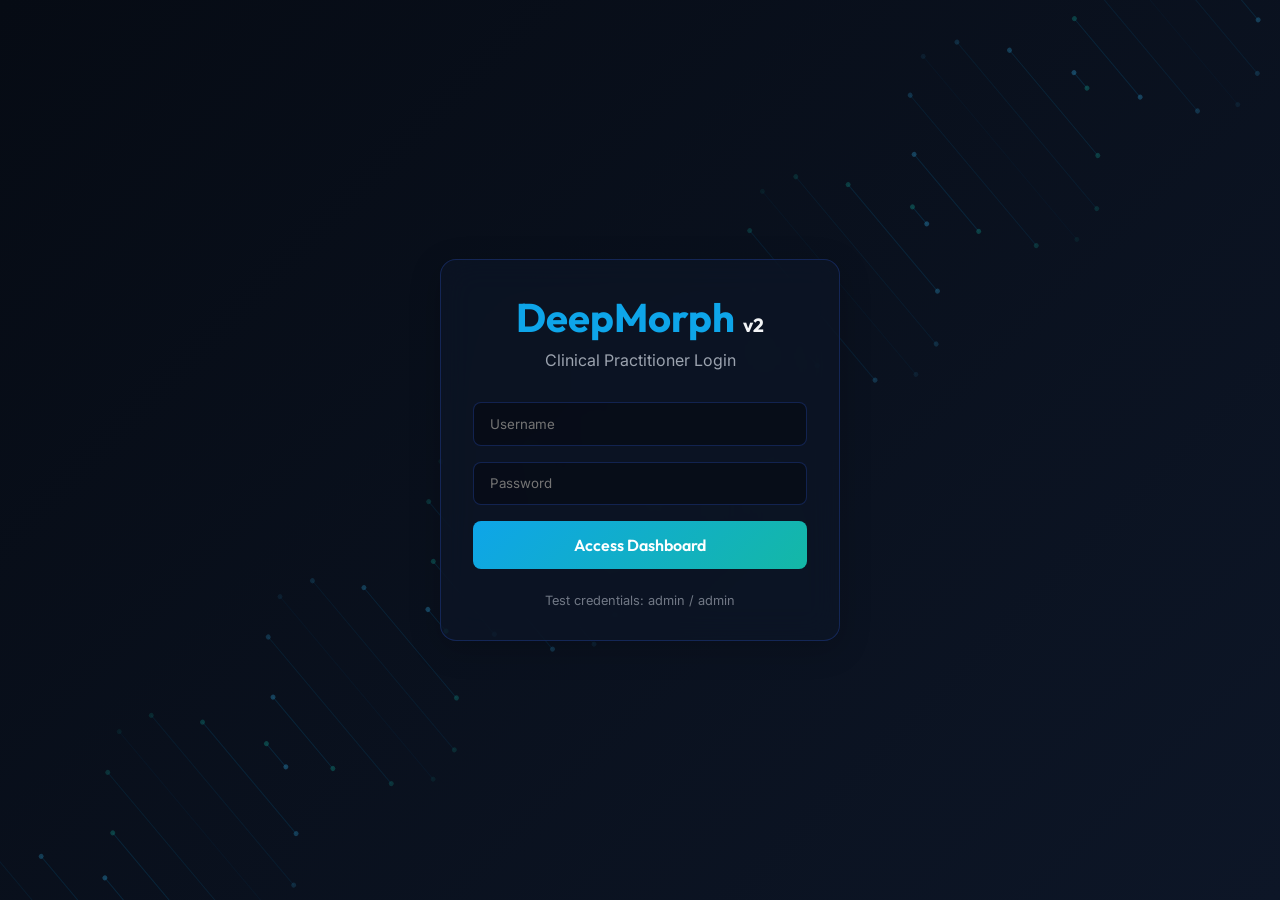
<file: frontend/index.html>
<!DOCTYPE html>
<html lang="en">

<head>
    <meta charset="UTF-8">
    <meta name="viewport" content="width=device-width, initial-scale=1.0">
    <title>DeepMorph v2 - DNA Sequence Analysis</title>
    <link
        href="https://fonts.googleapis.com/css2?family=Inter:wght@300;400;500;600;700&family=Outfit:wght@400;500;600;700&display=swap"
        rel="stylesheet">
    <link rel="stylesheet" href="style.css">

</head>

<body>
    <canvas id="dna-canvas"></canvas>

    <!-- 1. LOGIN VIEW -->
    <div id="login-view" class="view-section active">
        <div class="login-card card">
            <h2>DeepMorph <span class="version">v2</span></h2>
            <p>Clinical Practitioner Login</p>
            <form id="login-form">
                <input type="text" id="username" placeholder="Username" required autocomplete="off">
                <input type="password" id="password" placeholder="Password" required>
                <div id="login-error" class="validation-warning"
                    style="visibility: visible; opacity: 1; transform: none; display:none; margin-bottom: 1rem;">
                    Invalid credentials
                </div>
                <button type="submit" class="primary-btn w-full">Access Dashboard</button>
            </form>
            <div class="test-creds">Test credentials: admin / admin</div>
        </div>
    </div>

    <!-- 2. MAIN APP VIEW -->
    <div id="app-view" class="view-section hidden">
        <nav class="sidebar">
            <div class="sidebar-header">
                <h2>DeepMorph <span class="version">v2</span></h2>
            </div>
            <ul class="nav-links">
                <li class="active" data-target="dashboard-section">
                    <span class="icon">🔬</span> Dashboard
                </li>
                <li data-target="history-section">
                    <span class="icon">📊</span> Assessment History
                </li>
            </ul>
            <div class="sidebar-footer">
                <div class="user-info">Logged in as: <strong id="logged-user">admin</strong></div>
                <button id="logout-btn" class="logout-btn">Logout</button>
            </div>
        </nav>

        <main class="main-content layout-main">
            <!-- 2.1 DASHBOARD SECTION -->
            <section id="dashboard-section" class="content-section active">
                <header class="page-header">
                    <h2>New Sequence Analysis</h2>
                    <p>Enter 100-base sequence for mutation screening.</p>
                </header>

                <div class="card input-section">
                    <div class="input-header">
                        <h3>DNA Sequence Input</h3>
                        <div class="counter-badge">
                            <span id="char-counter">0</span><span class="counter-max">/100</span>
                        </div>
                    </div>

                    <textarea id="dna-input" spellcheck="false"
                        placeholder="Enter exactly 100 base pairs (A, T, G, C)&#10;&#10;[Tip: Start sequence with 'A' for Normal result, anything else for Mutated]"></textarea>

                    <div class="validation-warning" id="validation-warning">
                        <svg xmlns="http://www.w3.org/2000/svg" width="16" height="16" fill="none" viewBox="0 0 24 24"
                            stroke="currentColor">
                            <path stroke-linecap="round" stroke-linejoin="round" stroke-width="2"
                                d="M12 9v2m0 4h.01m-6.938 4h13.856c1.54 0 2.502-1.667 1.732-3L13.732 4c-.77-1.333-2.694-1.333-3.464 0L3.34 16c-.77 1.333.192 3 1.732 3z" />
                        </svg>
                        <span>Sequence must be exactly 100 bases.</span>
                    </div>

                    <div class="action-container action-bar-flex">
                        <div id="download-bar" class="hidden">
                            <button id="download-pdf-btn" class="secondary-btn">⬇ Download PDF Report</button>
                        </div>
                        <button id="analyze-btn" class="primary-btn" disabled>
                            <span class="btn-text">Analyze Sequence</span>
                            <div class="btn-loader" id="btn-loader">
                                <div class="dna-spinner">
                                    <div class="dot"></div>
                                    <div class="dot"></div>
                                    <div class="dot"></div>
                                </div>
                                <span class="loading-text">Analyzing...</span>
                            </div>
                        </button>
                    </div>
                </div>

                <div id="pdf-report-container">
                    <section class="results-grid hidden" id="results-panel">
                        <div class="card result-card" id="card-mutation">
                            <h4>Mutation Analysis</h4>
                            <div class="status-badge" id="mutation-status-badge">
                                <span class="status-icon" id="mutation-icon">✓</span>
                                <span class="status-text" id="mutation-status">Non-Mutated</span>
                            </div>
                            <div class="metric-row">
                                <span class="metric-label">Computation Confidence</span>
                                <div class="metric-value-container">
                                    <span class="metric-value" id="mutation-confidence">99.8%</span>
                                    <div class="progress-bar-bg">
                                        <div class="progress-bar-fill" id="mutation-confidence-bar" style="width: 0%;">
                                        </div>
                                    </div>
                                </div>
                            </div>
                        </div>

                        <div class="card result-card" id="card-clinical">
                            <h4>Clinical Interpretation</h4>
                            <div class="data-group">
                                <div class="data-item">
                                    <span class="data-label">Significance</span>
                                    <span class="data-value highlight" id="clinical-significance">Benign</span>
                                </div>
                                <div class="data-item">
                                    <span class="data-label">Risk Level</span>
                                    <span class="data-value badge-low" id="risk-level">Low</span>
                                </div>
                            </div>
                            <div class="metric-row mt-4">
                                <span class="metric-label">Clinical Confidence</span>
                                <div class="metric-value-container">
                                    <span class="metric-value" id="clinical-confidence">96.2%</span>
                                    <div class="progress-bar-bg">
                                        <div class="progress-bar-fill" id="clinical-confidence-bar" style="width: 0%;">
                                        </div>
                                    </div>
                                </div>
                            </div>
                        </div>

                        <div class="card result-card hidden" id="card-gene">
                            <h4>Genetic Prediction</h4>
                            <div class="data-group">
                                <div class="data-item">
                                    <span class="data-label">Predicted Gene</span>
                                    <span class="data-value highlight-blue" id="predicted-gene">BRCA1</span>
                                </div>
                                <div class="data-item">
                                    <span class="data-label">Predicted Disease</span>
                                    <span class="data-value" id="predicted-disease">Breast Cancer</span>
                                </div>
                            </div>
                            <div class="metric-row mt-4">
                                <span class="metric-label">Gene Attribution Confidence</span>
                                <div class="metric-value-container">
                                    <span class="metric-value" id="gene-confidence">94.8%</span>
                                    <div class="progress-bar-bg">
                                        <div class="progress-bar-fill" id="gene-confidence-bar" style="width: 0%;">
                                        </div>
                                    </div>
                                </div>
                            </div>
                        </div>

                        <div class="card result-card disease-card hidden" id="card-disease">
                            <h4>Disease Information</h4>
                            <h5 id="disease-name">Disease Name</h5>
                            <p class="disease-desc" id="disease-desc">Academic description goes here.</p>
                            <div class="symptoms-section" id="symptoms-section">
                                <h6>Associated Symptoms / Correlated Findings:</h6>
                                <ul class="symptoms-list" id="symptoms-list"></ul>
                            </div>
                        </div>
                    </section>
                </div>
            </section>

            <!-- 2.2 HISTORY SECTION -->
            <section id="history-section" class="content-section hidden">
                <header class="page-header">
                    <h2>Assessment History</h2>
                    <p>Recent sequence screenings and logged results over time.</p>
                </header>

                <div class="card history-card">
                    <div class="table-responsive">
                        <table class="history-table">
                            <thead>
                                <tr>
                                    <th>Date Analyzed</th>
                                    <th>Sequence Snippet</th>
                                    <th>Status Analysis</th>
                                    <th>Detected Gene</th>
                                    <th>Risk Level</th>
                                </tr>
                            </thead>
                            <tbody id="history-table-body">
                                <tr>
                                    <td colspan="5" style="text-align:center; padding: 2rem; color:var(--text-muted);">
                                        No history available. Run an analysis first.
                                    </td>
                                </tr>
                            </tbody>
                        </table>
                    </div>
                </div>
            </section>
        </main>
    </div>

    <!-- Main Logic Script -->
    <script src="script.js"></script>
</body>

</html>
</file>
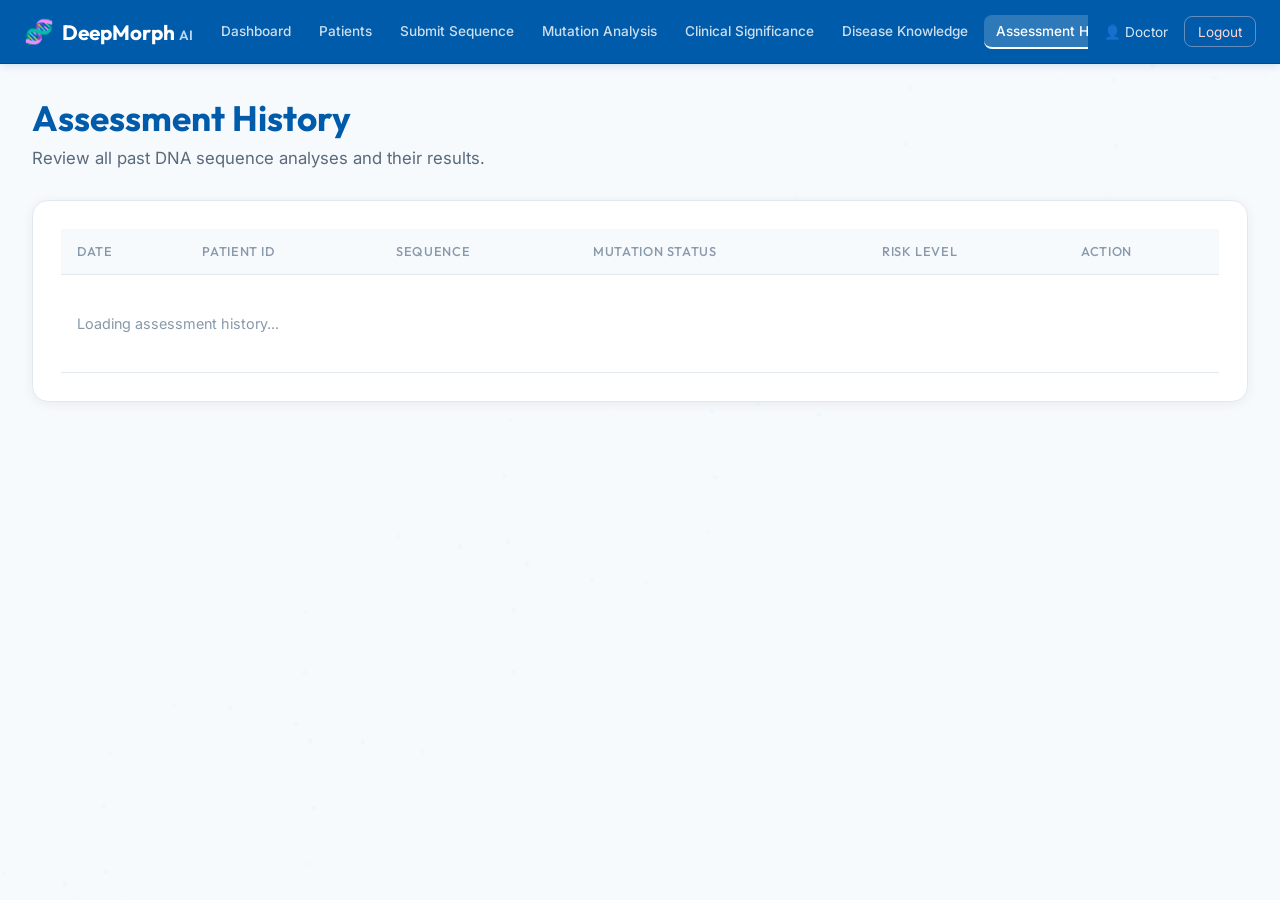
<file: templates/assessment_history.html>
<!DOCTYPE html>
<html lang="en">

<head>
    <meta charset="UTF-8">
    <meta name="viewport" content="width=device-width, initial-scale=1.0">
    <title>DeepMorph AI — Assessment History</title>
    <meta name="description" content="Review past genomic analysis assessments and results">
    <link
        href="https://fonts.googleapis.com/css2?family=Inter:wght@300;400;500;600;700&family=Outfit:wght@400;500;600;700&display=swap"
        rel="stylesheet">
    <link rel="stylesheet" href="/static/style.css">
</head>

<body>
    <canvas id="dna-canvas"></canvas>

    <nav class="top-nav">
        <div class="nav-brand">
            <span class="nav-logo">🧬</span>
            <span class="nav-title">DeepMorph <span class="version-badge">AI</span></span>
        </div>
        <ul class="nav-links">
            <li><a href="/dashboard">Dashboard</a></li>
            <li><a href="/patients-page">Patients</a></li>
            <li><a href="/submit">Submit Sequence</a></li>
            <li><a href="/mutation">Mutation Analysis</a></li>
            <li><a href="/clinical">Clinical Significance</a></li>
            <li><a href="/diseases">Disease Knowledge</a></li>
            <li><a href="/history-page" class="active">Assessment History</a></li>
            <li><a href="/report">Generate Report</a></li>
        </ul>
        <div class="nav-actions">
            <span class="nav-user" id="nav-user">👤 Doctor</span>
            <a href="/" class="logout-link" id="logout-btn">Logout</a>
        </div>
    </nav>

    <main class="page-content">
        <header class="page-header">
            <h1>Assessment History</h1>
            <p>Review all past DNA sequence analyses and their results.</p>
        </header>

        <div class="glass-card table-card">
            <div class="table-responsive">
                <table class="data-table" id="history-table">
                    <thead>
                        <tr>
                            <th>Date</th>
                            <th>Patient ID</th>
                            <th>Sequence</th>
                            <th>Mutation Status</th>
                            <th>Risk Level</th>
                            <th>Action</th>
                        </tr>
                    </thead>
                    <tbody id="history-table-body">
                        <tr>
                            <td colspan="6" class="empty-state">Loading assessment history...</td>
                        </tr>
                    </tbody>
                </table>
            </div>
        </div>
    </main>

    <script src="/static/script.js"></script>
</body>

</html>
</file>
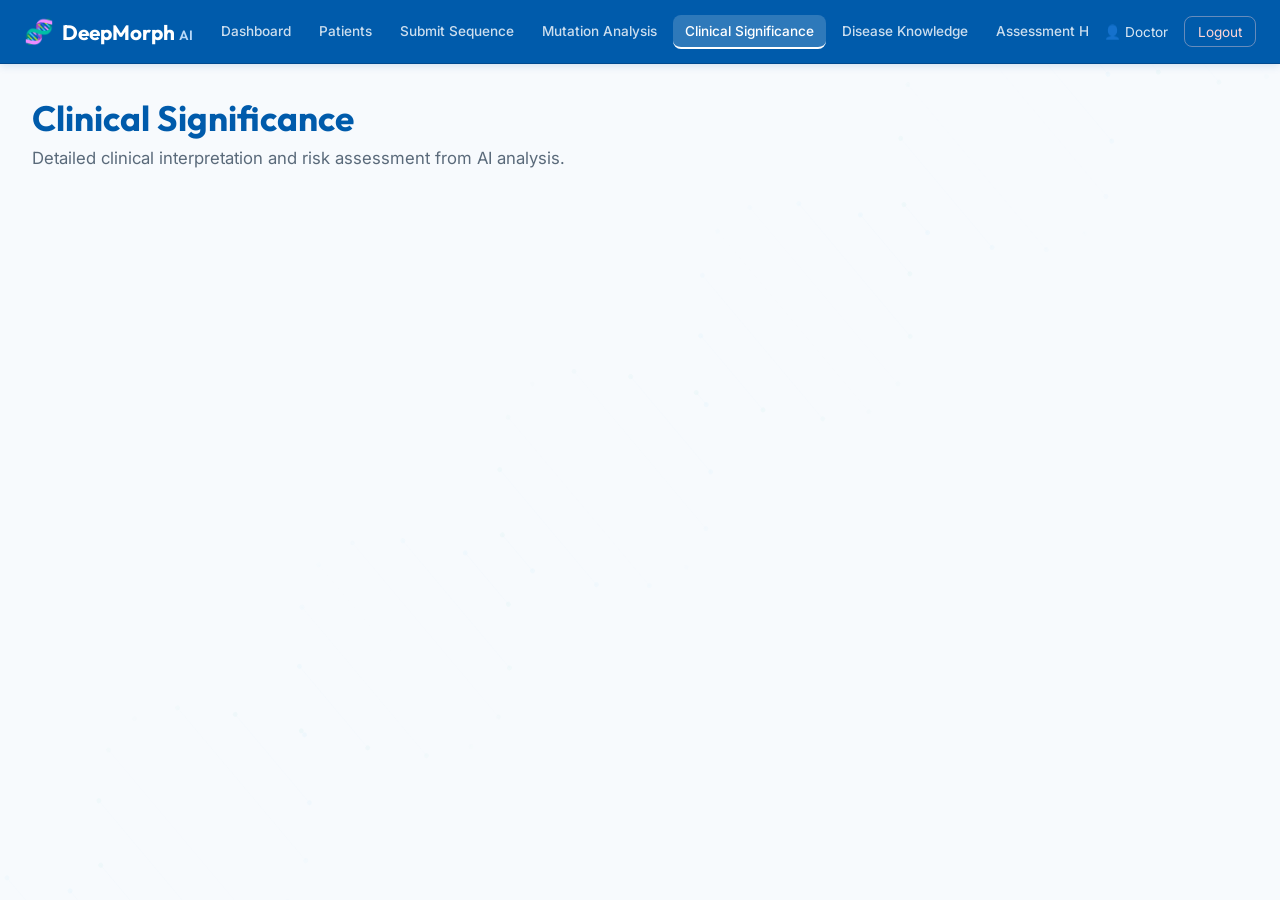
<file: templates/clinical_significance.html>
<!DOCTYPE html>
<html lang="en">

<head>
    <meta charset="UTF-8">
    <meta name="viewport" content="width=device-width, initial-scale=1.0">
    <title>DeepMorph AI — Clinical Significance</title>
    <meta name="description" content="Clinical interpretation and risk level assessment">
    <link
        href="https://fonts.googleapis.com/css2?family=Inter:wght@300;400;500;600;700&family=Outfit:wght@400;500;600;700&display=swap"
        rel="stylesheet">
    <link rel="stylesheet" href="/static/style.css">
</head>

<body>
    <canvas id="dna-canvas"></canvas>

    <nav class="top-nav">
        <div class="nav-brand">
            <span class="nav-logo">🧬</span>
            <span class="nav-title">DeepMorph <span class="version-badge">AI</span></span>
        </div>
        <ul class="nav-links">
            <li><a href="/dashboard">Dashboard</a></li>
            <li><a href="/patients-page">Patients</a></li>
            <li><a href="/submit">Submit Sequence</a></li>
            <li><a href="/mutation">Mutation Analysis</a></li>
            <li><a href="/clinical" class="active">Clinical Significance</a></li>
            <li><a href="/diseases">Disease Knowledge</a></li>
            <li><a href="/history-page">Assessment History</a></li>
            <li><a href="/report">Generate Report</a></li>
        </ul>
        <div class="nav-actions">
            <span class="nav-user" id="nav-user">👤 Doctor</span>
            <a href="/" class="logout-link" id="logout-btn">Logout</a>
        </div>
    </nav>

    <main class="page-content">
        <header class="page-header">
            <h1>Clinical Significance</h1>
            <p>Detailed clinical interpretation and risk assessment from AI analysis.</p>
        </header>

        <!-- No data state -->
        <div id="no-data-msg" class="glass-card empty-card" style="display:none;">
            <div class="empty-icon">🏥</div>
            <h3>No Clinical Data Available</h3>
            <p>Please <a href="/submit">submit a DNA sequence</a> first to view clinical significance results.</p>
        </div>

        <div id="clinical-results" style="display:none;">
            <div class="results-grid-3">
                <!-- Clinical Significance Card -->
                <div class="glass-card result-card clinical-card fade-in">
                    <h3 class="card-title">Clinical Significance</h3>
                    <div class="clinical-badge" id="clinical-badge">
                        <span class="clinical-text" id="clinical-significance">—</span>
                    </div>
                    <div class="metric-row">
                        <span class="metric-label">Clinical Confidence</span>
                        <div class="metric-value-container">
                            <span class="metric-value" id="clinical-confidence">0%</span>
                            <div class="progress-bar-bg">
                                <div class="progress-bar-fill" id="clinical-confidence-bar" style="width: 0%;"></div>
                            </div>
                        </div>
                    </div>
                    <div class="explanation-text" id="clinical-explanation"></div>
                </div>

                <!-- Risk Level Card -->
                <div class="glass-card result-card risk-card fade-in">
                    <h3 class="card-title">Risk Level Assessment</h3>
                    <div class="risk-display" id="risk-display">
                        <div class="risk-circle" id="risk-circle">
                            <span id="risk-level">Low</span>
                        </div>
                    </div>
                    <p class="risk-desc" id="risk-description"></p>
                </div>

                <!-- Gene Prediction -->
                <div class="glass-card result-card gene-card fade-in">
                    <h3 class="card-title">Genetic Prediction</h3>
                    <div class="gene-info">
                        <div class="gene-detail">
                            <span class="detail-label">Predicted Gene</span>
                            <span class="detail-value highlight-blue" id="predicted-gene">—</span>
                        </div>
                        <div class="gene-detail">
                            <span class="detail-label">Associated Disease</span>
                            <span class="detail-value" id="predicted-disease">—</span>
                        </div>
                    </div>
                    <div class="metric-row" style="margin-top: 1.5rem;">
                        <span class="metric-label">Gene Attribution Confidence</span>
                        <div class="metric-value-container">
                            <span class="metric-value" id="gene-confidence">0%</span>
                            <div class="progress-bar-bg">
                                <div class="progress-bar-fill" id="gene-confidence-bar" style="width: 0%;"></div>
                            </div>
                        </div>
                    </div>
                </div>
            </div>
        </div>
    </main>

    <script src="/static/script.js"></script>
</body>

</html>
</file>
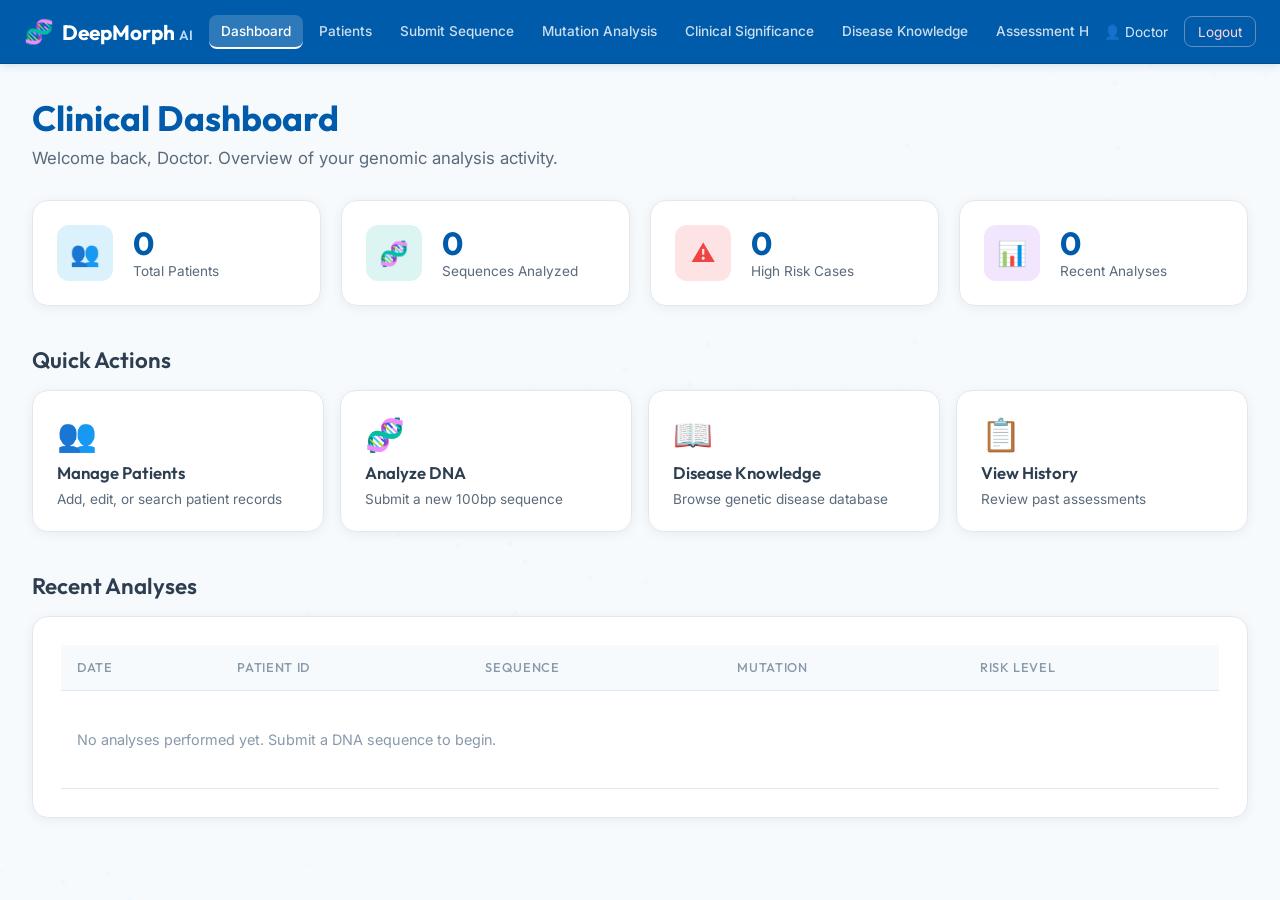
<file: templates/dashboard.html>
<!DOCTYPE html>
<html lang="en">

<head>
    <meta charset="UTF-8">
    <meta name="viewport" content="width=device-width, initial-scale=1.0">
    <title>DeepMorph AI — Dashboard</title>
    <meta name="description" content="DeepMorph AI Genomic Analysis Dashboard — Clinical Overview">
    <link
        href="https://fonts.googleapis.com/css2?family=Inter:wght@300;400;500;600;700&family=Outfit:wght@400;500;600;700&display=swap"
        rel="stylesheet">
    <link rel="stylesheet" href="/static/style.css">
</head>

<body>
    <canvas id="dna-canvas"></canvas>

    <!-- Navigation Bar -->
    <nav class="top-nav">
        <div class="nav-brand">
            <span class="nav-logo">🧬</span>
            <span class="nav-title">DeepMorph <span class="version-badge">AI</span></span>
        </div>
        <ul class="nav-links">
            <li><a href="/dashboard" class="active">Dashboard</a></li>
            <li><a href="/patients-page">Patients</a></li>
            <li><a href="/submit">Submit Sequence</a></li>
            <li><a href="/mutation">Mutation Analysis</a></li>
            <li><a href="/clinical">Clinical Significance</a></li>
            <li><a href="/diseases">Disease Knowledge</a></li>
            <li><a href="/history-page">Assessment History</a></li>
            <li><a href="/report">Generate Report</a></li>
        </ul>
        <div class="nav-actions">
            <span class="nav-user" id="nav-user">👤 Doctor</span>
            <a href="/" class="logout-link" id="logout-btn">Logout</a>
        </div>
    </nav>

    <!-- Main Content -->
    <main class="page-content">
        <header class="page-header">
            <h1>Clinical Dashboard</h1>
            <p>Welcome back, <span id="welcome-user">Doctor</span>. Overview of your genomic analysis activity.</p>
        </header>

        <!-- Stats Cards -->
        <div class="stats-grid">
            <div class="stat-card glass-card">
                <div class="stat-icon" style="background: rgba(14, 165, 233, 0.15); color: #0ea5e9;">👥</div>
                <div class="stat-info">
                    <span class="stat-value" id="stat-patients">0</span>
                    <span class="stat-label">Total Patients</span>
                </div>
            </div>
            <div class="stat-card glass-card">
                <div class="stat-icon" style="background: rgba(20, 184, 166, 0.15); color: #14b8a6;">🧬</div>
                <div class="stat-info">
                    <span class="stat-value" id="stat-sequences">0</span>
                    <span class="stat-label">Sequences Analyzed</span>
                </div>
            </div>
            <div class="stat-card glass-card">
                <div class="stat-icon" style="background: rgba(239, 68, 68, 0.15); color: #ef4444;">⚠</div>
                <div class="stat-info">
                    <span class="stat-value" id="stat-high-risk">0</span>
                    <span class="stat-label">High Risk Cases</span>
                </div>
            </div>
            <div class="stat-card glass-card">
                <div class="stat-icon" style="background: rgba(168, 85, 247, 0.15); color: #a855f7;">📊</div>
                <div class="stat-info">
                    <span class="stat-value" id="stat-recent">0</span>
                    <span class="stat-label">Recent Analyses</span>
                </div>
            </div>
        </div>

        <!-- Quick Actions -->
        <div class="section-header">
            <h2>Quick Actions</h2>
        </div>
        <div class="quick-actions">
            <a href="/patients-page" class="action-card glass-card">
                <span class="action-icon">👥</span>
                <span class="action-title">Manage Patients</span>
                <span class="action-desc">Add, edit, or search patient records</span>
            </a>
            <a href="/submit" class="action-card glass-card">
                <span class="action-icon">🧬</span>
                <span class="action-title">Analyze DNA</span>
                <span class="action-desc">Submit a new 100bp sequence</span>
            </a>
            <a href="/diseases" class="action-card glass-card">
                <span class="action-icon">📖</span>
                <span class="action-title">Disease Knowledge</span>
                <span class="action-desc">Browse genetic disease database</span>
            </a>
            <a href="/history-page" class="action-card glass-card">
                <span class="action-icon">📋</span>
                <span class="action-title">View History</span>
                <span class="action-desc">Review past assessments</span>
            </a>
        </div>

        <!-- Recent Analyses -->
        <div class="section-header">
            <h2>Recent Analyses</h2>
        </div>
        <div class="glass-card table-card">
            <div class="table-responsive">
                <table class="data-table" id="recent-table">
                    <thead>
                        <tr>
                            <th>Date</th>
                            <th>Patient ID</th>
                            <th>Sequence</th>
                            <th>Mutation</th>
                            <th>Risk Level</th>
                        </tr>
                    </thead>
                    <tbody id="recent-table-body">
                        <tr>
                            <td colspan="5" class="empty-state">No analyses performed yet. Submit a DNA sequence to
                                begin.</td>
                        </tr>
                    </tbody>
                </table>
            </div>
        </div>
    </main>

    <script src="/static/script.js"></script>
</body>

</html>
</file>
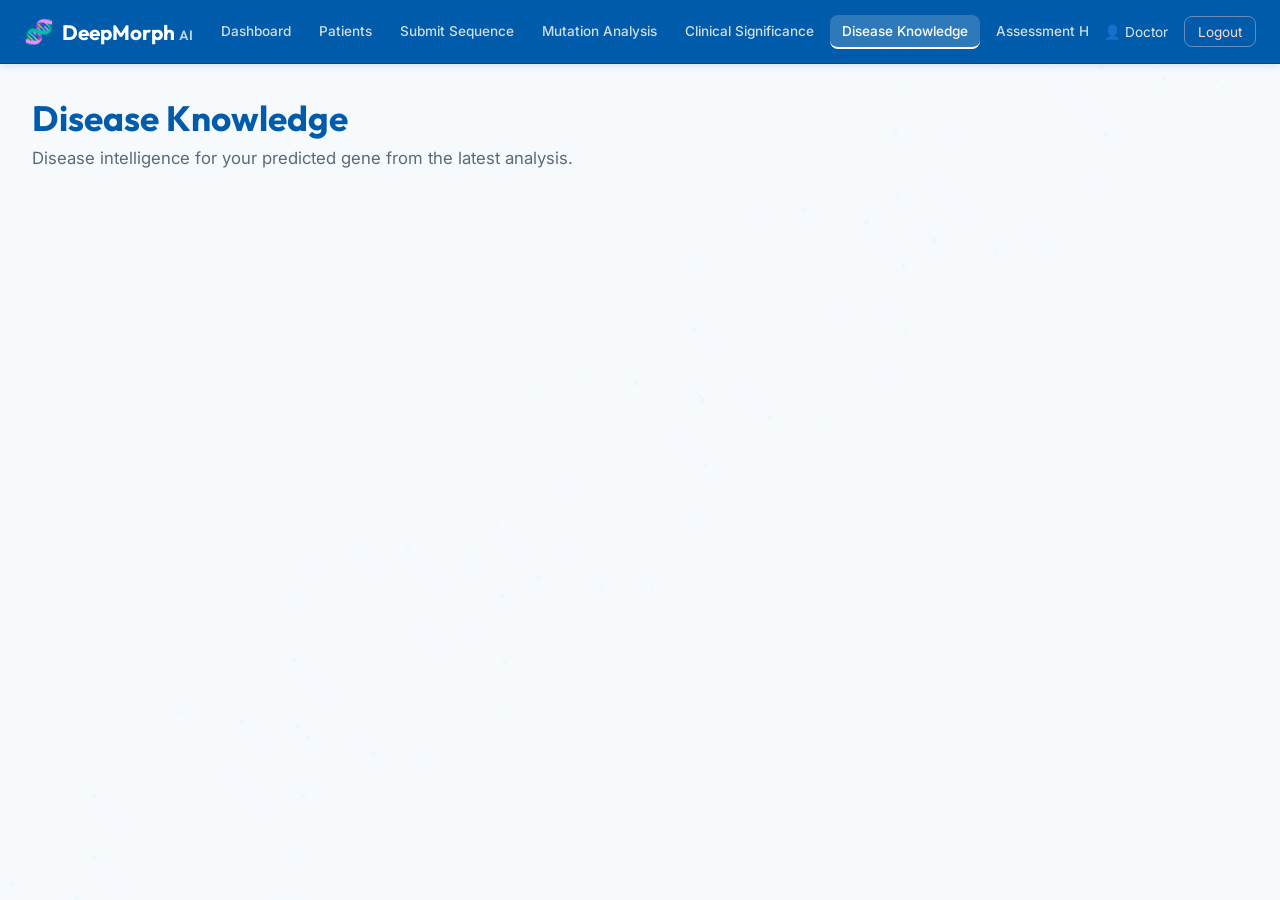
<file: templates/disease_knowledge.html>
<!DOCTYPE html>
<html lang="en">

<head>
    <meta charset="UTF-8">
    <meta name="viewport" content="width=device-width, initial-scale=1.0">
    <title>DeepMorph AI — Disease Knowledge</title>
    <meta name="description" content="Disease intelligence for the predicted gene from genomic analysis">
    <link
        href="https://fonts.googleapis.com/css2?family=Inter:wght@300;400;500;600;700&family=Outfit:wght@400;500;600;700&display=swap"
        rel="stylesheet">
    <link rel="stylesheet" href="/static/style.css">
</head>

<body>
    <canvas id="dna-canvas"></canvas>

    <nav class="top-nav">
        <div class="nav-brand">
            <span class="nav-logo">🧬</span>
            <span class="nav-title">DeepMorph <span class="version-badge">AI</span></span>
        </div>
        <ul class="nav-links">
            <li><a href="/dashboard">Dashboard</a></li>
            <li><a href="/patients-page">Patients</a></li>
            <li><a href="/submit">Submit Sequence</a></li>
            <li><a href="/mutation">Mutation Analysis</a></li>
            <li><a href="/clinical">Clinical Significance</a></li>
            <li><a href="/diseases" class="active">Disease Knowledge</a></li>
            <li><a href="/history-page">Assessment History</a></li>
            <li><a href="/report">Generate Report</a></li>
        </ul>
        <div class="nav-actions">
            <span class="nav-user" id="nav-user">👤 Doctor</span>
            <a href="/" class="logout-link" id="logout-btn">Logout</a>
        </div>
    </nav>

    <main class="page-content">
        <header class="page-header">
            <h1>Disease Knowledge</h1>
            <p>Disease intelligence for your predicted gene from the latest analysis.</p>
        </header>

        <!-- No data state -->
        <div id="no-data-msg" class="glass-card empty-card" style="display:none;">
            <div class="empty-icon">📖</div>
            <h3>No Prediction Data Available</h3>
            <p>Please <a href="/submit">submit a DNA sequence</a> first. Disease information will be shown based on the
                predicted gene.</p>
        </div>

        <!-- Disease info for predicted gene -->
        <div id="disease-content" style="display:none;">
            <div class="glass-card" style="margin-bottom: 1.5rem; padding: 1rem 1.75rem;">
                <p style="color: var(--text-secondary); font-size: 0.95rem;">
                    Showing disease information linked to predicted gene: <strong style="color: var(--accent-blue);"
                        id="disease-gene">—</strong>
                </p>
            </div>

            <div class="disease-card" style="max-width: 900px;">
                <h3 id="disease-name">—</h3>
                <p class="disease-desc" id="disease-desc">—</p>

                <div id="symptoms-section">
                    <div class="disease-section-title">Symptoms</div>
                    <ul id="disease-symptoms"></ul>
                </div>

                <div id="treatments-section">
                    <div class="disease-section-title">Treatment Options</div>
                    <ul id="disease-treatments"></ul>
                </div>

                <div id="surgery-section">
                    <div class="disease-section-title">Surgical Procedures</div>
                    <ul id="disease-surgery"></ul>
                </div>

                <div class="disease-meta">
                    <span class="meta-tag">☠ Global Death Rate: <span id="disease-death-rate">N/A</span></span>
                    <span class="meta-tag">📊 Yearly Deaths: <span id="disease-yearly-deaths">N/A</span></span>
                </div>
            </div>
        </div>
    </main>

    <script src="/static/script.js"></script>
</body>

</html>
</file>
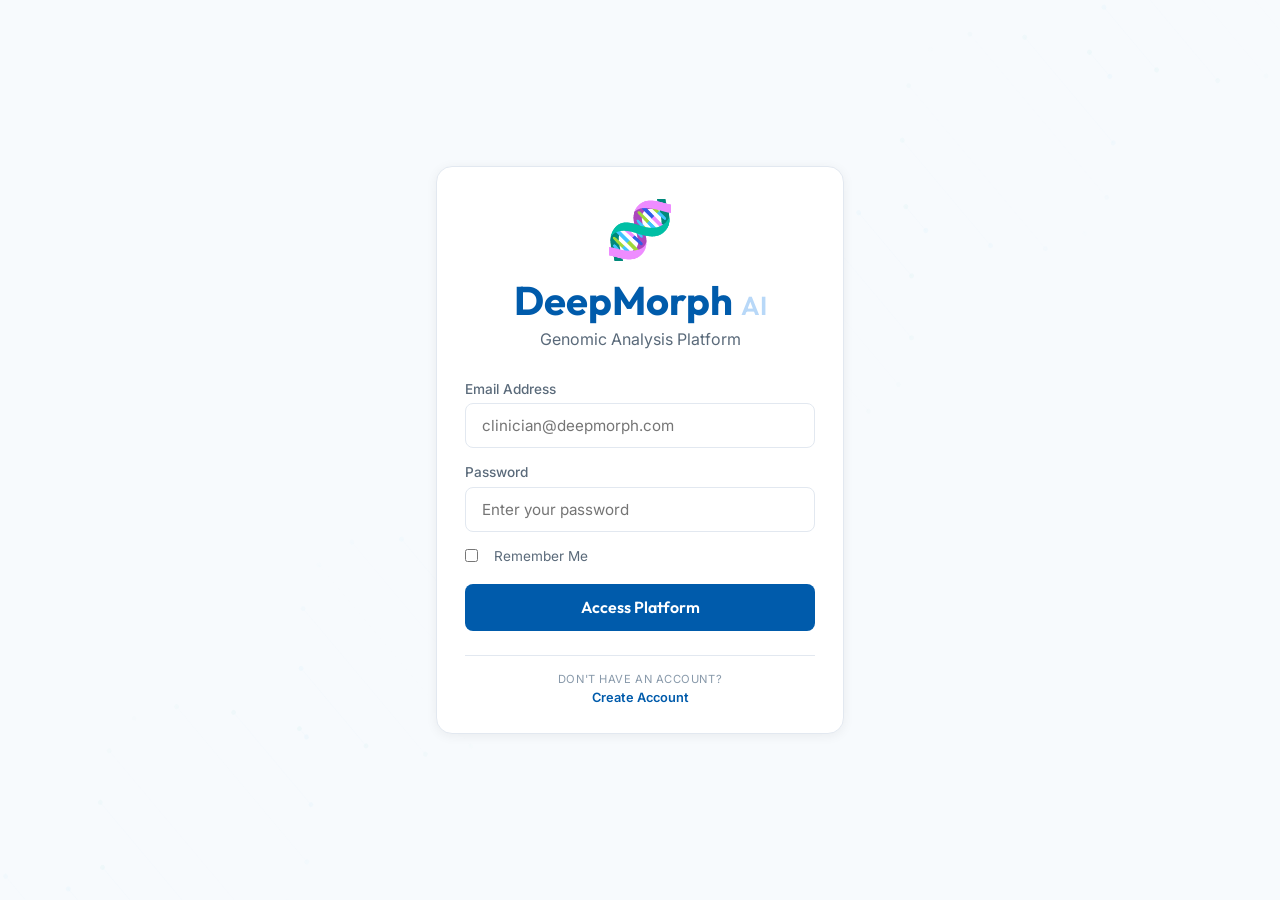
<file: templates/login.html>
<!DOCTYPE html>
<html lang="en">
<head>
    <meta charset="UTF-8">
    <meta name="viewport" content="width=device-width, initial-scale=1.0">
    <title>DeepMorph AI — Login</title>
    <meta name="description" content="DeepMorph AI Genomic Analysis Platform — Clinical Practitioner Login">
    <link href="https://fonts.googleapis.com/css2?family=Inter:wght@300;400;500;600;700&family=Outfit:wght@400;500;600;700&display=swap" rel="stylesheet">
    <link rel="stylesheet" href="/static/style.css">
</head>
<body class="login-body">
    <canvas id="dna-canvas"></canvas>

    <div class="login-container">
        <div class="login-card glass-card">
            <div class="login-logo">
                <div class="logo-helix">🧬</div>
                <h1>DeepMorph <span class="version-badge">AI</span></h1>
                <p class="login-subtitle">Genomic Analysis Platform</p>
            </div>

            <form id="login-form" autocomplete="off">
                <div class="form-group">
                    <label for="email">Email Address</label>
                    <input type="email" id="email" placeholder="clinician@deepmorph.com" required autocomplete="off">
                </div>
                <div class="form-group">
                    <label for="password">Password</label>
                    <input type="password" id="password" placeholder="Enter your password" required>
                </div>
                <div class="form-row">
                    <label class="checkbox-wrapper">
                        <input type="checkbox" id="remember-me">
                        <span class="checkmark"></span>
                        Remember Me
                    </label>
                </div>

                <div id="login-error" class="error-msg" style="display:none;">
                    ⚠ Invalid credentials. Please try again.
                </div>

                <button type="submit" class="primary-btn w-full" id="login-btn">
                    <span class="btn-text">Access Platform</span>
                    <div class="btn-loader" id="btn-loader">
                        <div class="spinner-dots"><div class="dot"></div><div class="dot"></div><div class="dot"></div></div>
                    </div>
                </button>
            </form>

            <div class="test-creds">
                <span class="creds-label">Don't have an account?</span>
                <a href="/register" style="color: var(--accent-blue); font-weight: 600;">Create Account</a>
            </div>
        </div>
    </div>

    <script src="/static/script.js"></script>
</body>
</html>
</file>
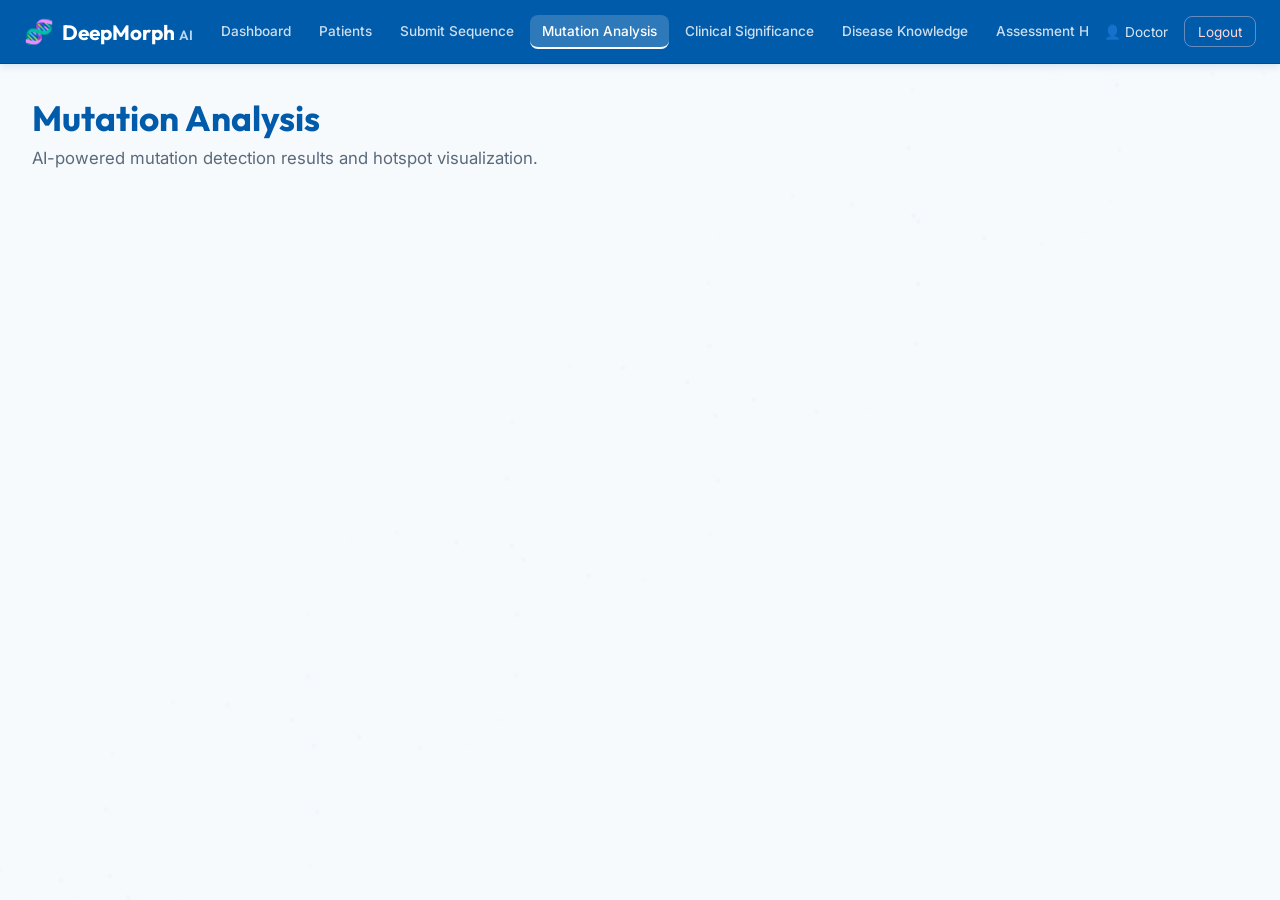
<file: templates/mutation_analysis.html>
<!DOCTYPE html>
<html lang="en">

<head>
    <meta charset="UTF-8">
    <meta name="viewport" content="width=device-width, initial-scale=1.0">
    <title>DeepMorph AI — Mutation Analysis</title>
    <meta name="description" content="Mutation prediction results with hotspot detection and DNA helix visualization">
    <link
        href="https://fonts.googleapis.com/css2?family=Inter:wght@300;400;500;600;700&family=Outfit:wght@400;500;600;700&display=swap"
        rel="stylesheet">
    <link rel="stylesheet" href="/static/style.css">
</head>

<body>
    <canvas id="dna-canvas"></canvas>

    <nav class="top-nav">
        <div class="nav-brand">
            <span class="nav-logo">🧬</span>
            <span class="nav-title">DeepMorph <span class="version-badge">AI</span></span>
        </div>
        <ul class="nav-links">
            <li><a href="/dashboard">Dashboard</a></li>
            <li><a href="/patients-page">Patients</a></li>
            <li><a href="/submit">Submit Sequence</a></li>
            <li><a href="/mutation" class="active">Mutation Analysis</a></li>
            <li><a href="/clinical">Clinical Significance</a></li>
            <li><a href="/diseases">Disease Knowledge</a></li>
            <li><a href="/history-page">Assessment History</a></li>
            <li><a href="/report">Generate Report</a></li>
        </ul>
        <div class="nav-actions">
            <span class="nav-user" id="nav-user">👤 Doctor</span>
            <a href="/" class="logout-link" id="logout-btn">Logout</a>
        </div>
    </nav>

    <main class="page-content">
        <header class="page-header">
            <h1>Mutation Analysis</h1>
            <p>AI-powered mutation detection results and hotspot visualization.</p>
        </header>

        <!-- No data state -->
        <div id="no-data-msg" class="glass-card empty-card" style="display:none;">
            <div class="empty-icon">🧬</div>
            <h3>No Analysis Data Available</h3>
            <p>Please <a href="/submit">submit a DNA sequence</a> first to view mutation analysis results.</p>
        </div>

        <!-- Results -->
        <div id="mutation-results" style="display:none;">
            <div class="results-grid-2">
                <!-- Mutation Status Card -->
                <div class="glass-card result-card fade-in">
                    <h3 class="card-title">Mutation Status</h3>
                    <div class="status-badge" id="mutation-status-badge">
                        <span class="status-icon" id="mutation-icon">✓</span>
                        <span class="status-text" id="mutation-status">Non-Mutated</span>
                    </div>
                    <div class="metric-row">
                        <span class="metric-label">Confidence Score</span>
                        <div class="metric-value-container">
                            <span class="metric-value" id="mutation-confidence">0%</span>
                            <div class="progress-bar-bg">
                                <div class="progress-bar-fill" id="mutation-confidence-bar" style="width: 0%;"></div>
                            </div>
                        </div>
                    </div>
                </div>

                <!-- Hotspot Card -->
                <div class="glass-card result-card fade-in">
                    <h3 class="card-title">Mutation Hotspot</h3>
                    <div class="hotspot-info">
                        <div class="hotspot-detail">
                            <span class="detail-label">Position</span>
                            <span class="detail-value highlight" id="hotspot-position">—</span>
                        </div>
                        <div class="hotspot-detail">
                            <span class="detail-label">Reference Base</span>
                            <span class="detail-value" id="hotspot-ref">—</span>
                        </div>
                        <div class="hotspot-detail">
                            <span class="detail-label">Observed Base</span>
                            <span class="detail-value mutated-text" id="hotspot-obs">—</span>
                        </div>
                    </div>
                </div>
            </div>

            <!-- DNA Helix Visualization -->
            <div class="glass-card helix-card fade-in">
                <h3 class="card-title">DNA Helix Visualization — Mutation Hotspot</h3>
                <p class="card-desc">Each node represents a base pair. <span class="legend-blue">● Normal</span> &nbsp;
                    <span class="legend-red">● Mutation Hotspot</span></p>
                <div class="canvas-container">
                    <canvas id="hotspot-canvas" width="1000" height="280"></canvas>
                </div>
            </div>
        </div>
    </main>

    <script src="/static/hotspot.js"></script>
    <script src="/static/script.js"></script>
</body>

</html>
</file>
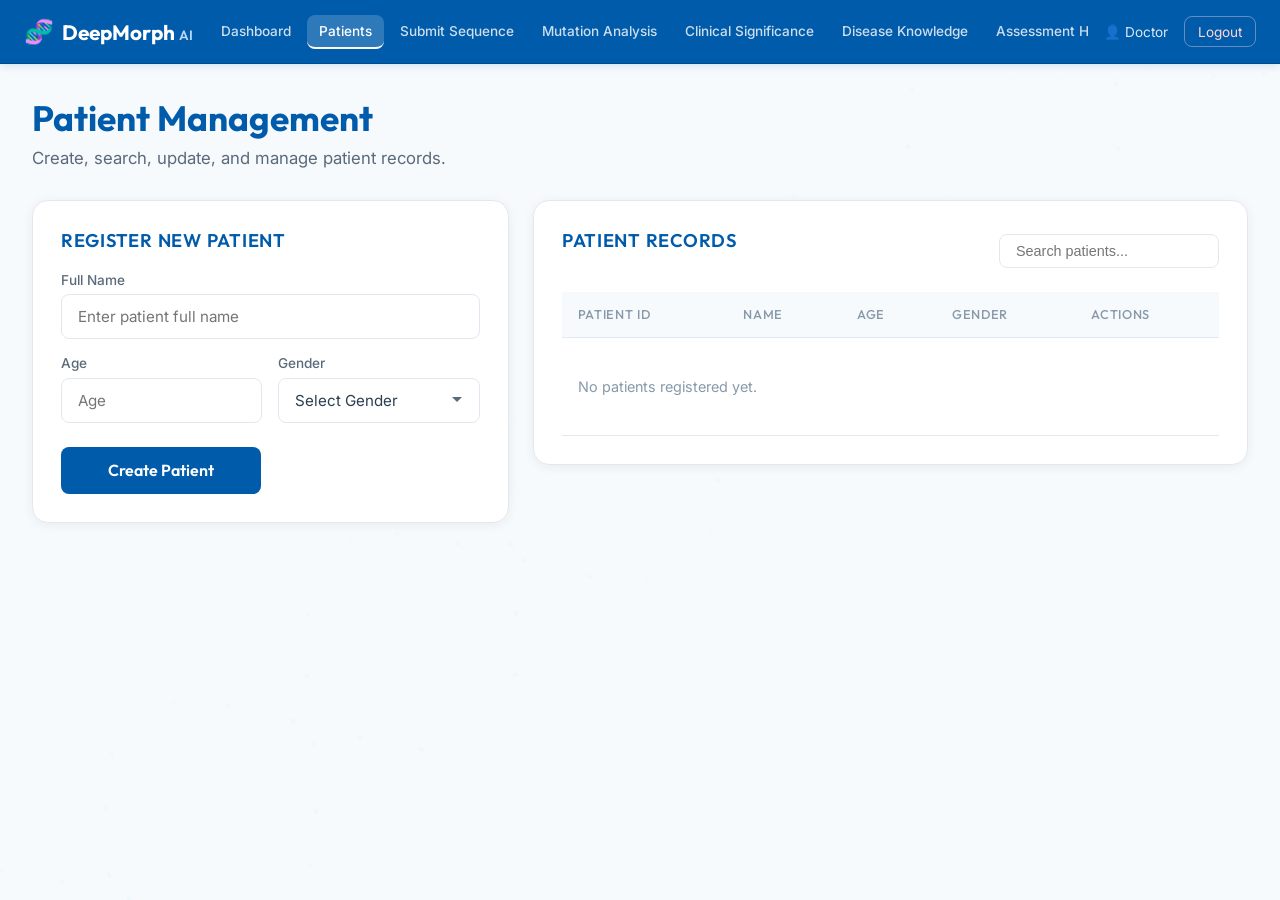
<file: templates/patient_management.html>
<!DOCTYPE html>
<html lang="en">

<head>
    <meta charset="UTF-8">
    <meta name="viewport" content="width=device-width, initial-scale=1.0">
    <title>DeepMorph AI — Patient Management</title>
    <meta name="description" content="Manage patient records for genomic analysis">
    <link
        href="https://fonts.googleapis.com/css2?family=Inter:wght@300;400;500;600;700&family=Outfit:wght@400;500;600;700&display=swap"
        rel="stylesheet">
    <link rel="stylesheet" href="/static/style.css">
</head>

<body>
    <canvas id="dna-canvas"></canvas>

    <nav class="top-nav">
        <div class="nav-brand">
            <span class="nav-logo">🧬</span>
            <span class="nav-title">DeepMorph <span class="version-badge">AI</span></span>
        </div>
        <ul class="nav-links">
            <li><a href="/dashboard">Dashboard</a></li>
            <li><a href="/patients-page" class="active">Patients</a></li>
            <li><a href="/submit">Submit Sequence</a></li>
            <li><a href="/mutation">Mutation Analysis</a></li>
            <li><a href="/clinical">Clinical Significance</a></li>
            <li><a href="/diseases">Disease Knowledge</a></li>
            <li><a href="/history-page">Assessment History</a></li>
            <li><a href="/report">Generate Report</a></li>
        </ul>
        <div class="nav-actions">
            <span class="nav-user" id="nav-user">👤 Doctor</span>
            <a href="/" class="logout-link" id="logout-btn">Logout</a>
        </div>
    </nav>

    <main class="page-content">
        <header class="page-header">
            <h1>Patient Management</h1>
            <p>Create, search, update, and manage patient records.</p>
        </header>

        <div class="two-col-layout">
            <!-- Create / Edit Patient Form -->
            <div class="glass-card form-card">
                <h2 class="card-title" id="form-title">Register New Patient</h2>
                <form id="patient-form">
                    <input type="hidden" id="edit-patient-id">
                    <div class="form-group">
                        <label for="patient-name">Full Name</label>
                        <input type="text" id="patient-name" placeholder="Enter patient full name" required>
                    </div>
                    <div class="form-row-2col">
                        <div class="form-group">
                            <label for="patient-age">Age</label>
                            <input type="number" id="patient-age" placeholder="Age" min="0" max="150" required>
                        </div>
                        <div class="form-group">
                            <label for="patient-gender">Gender</label>
                            <select id="patient-gender" required>
                                <option value="">Select Gender</option>
                                <option value="Male">Male</option>
                                <option value="Female">Female</option>
                                <option value="Other">Other</option>
                            </select>
                        </div>
                    </div>
                    <div class="form-actions">
                        <button type="submit" class="primary-btn" id="patient-submit-btn">
                            <span class="btn-text">Create Patient</span>
                        </button>
                        <button type="button" class="secondary-btn" id="cancel-edit-btn" style="display:none;"
                            onclick="cancelEdit()">Cancel</button>
                    </div>
                </form>
            </div>

            <!-- Patient List -->
            <div class="glass-card">
                <div class="card-header-row">
                    <h2 class="card-title">Patient Records</h2>
                    <div class="search-box">
                        <input type="text" id="patient-search" placeholder="Search patients...">
                    </div>
                </div>
                <div class="table-responsive">
                    <table class="data-table" id="patient-table">
                        <thead>
                            <tr>
                                <th>Patient ID</th>
                                <th>Name</th>
                                <th>Age</th>
                                <th>Gender</th>
                                <th>Actions</th>
                            </tr>
                        </thead>
                        <tbody id="patient-table-body">
                            <tr>
                                <td colspan="5" class="empty-state">No patients registered yet.</td>
                            </tr>
                        </tbody>
                    </table>
                </div>
            </div>
        </div>
    </main>

    <script src="/static/script.js"></script>
</body>

</html>
</file>
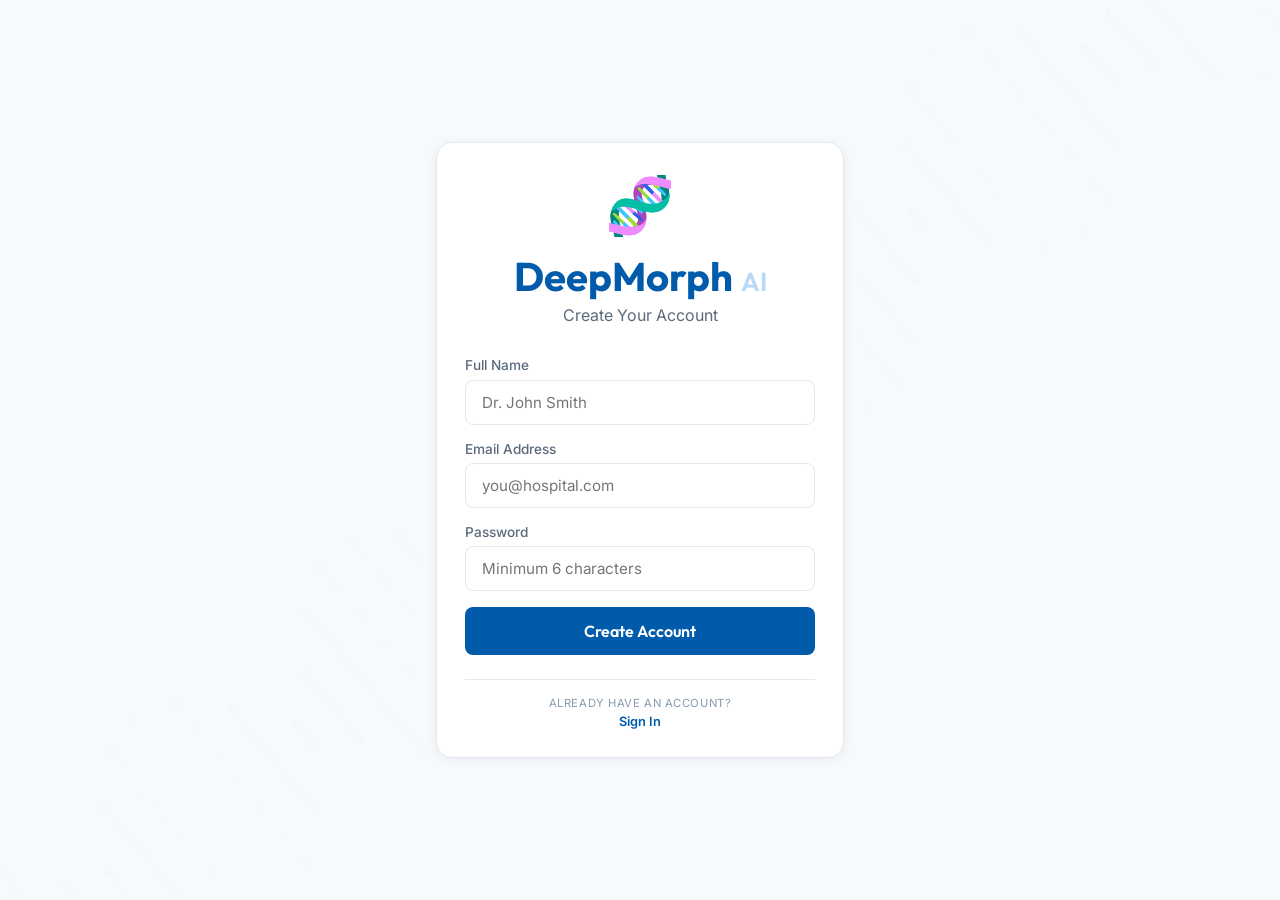
<file: templates/register.html>
<!DOCTYPE html>
<html lang="en">
<head>
    <meta charset="UTF-8">
    <meta name="viewport" content="width=device-width, initial-scale=1.0">
    <title>DeepMorph AI — Create Account</title>
    <meta name="description" content="DeepMorph AI Genomic Analysis Platform — Create your clinician account">
    <link href="https://fonts.googleapis.com/css2?family=Inter:wght@300;400;500;600;700&family=Outfit:wght@400;500;600;700&display=swap" rel="stylesheet">
    <link rel="stylesheet" href="/static/style.css">
</head>
<body class="login-body">
    <canvas id="dna-canvas"></canvas>

    <div class="login-container">
        <div class="login-card glass-card">
            <div class="login-logo">
                <div class="logo-helix">🧬</div>
                <h1>DeepMorph <span class="version-badge">AI</span></h1>
                <p class="login-subtitle">Create Your Account</p>
            </div>

            <form id="register-form" autocomplete="off">
                <div class="form-group">
                    <label for="reg-name">Full Name</label>
                    <input type="text" id="reg-name" placeholder="Dr. John Smith" required autocomplete="off">
                </div>
                <div class="form-group">
                    <label for="reg-email">Email Address</label>
                    <input type="email" id="reg-email" placeholder="you@hospital.com" required autocomplete="off">
                </div>
                <div class="form-group">
                    <label for="reg-password">Password</label>
                    <input type="password" id="reg-password" placeholder="Minimum 6 characters" required minlength="6">
                </div>

                <div id="register-error" class="error-msg" style="display:none;"></div>

                <button type="submit" class="primary-btn w-full" id="register-btn">
                    <span class="btn-text">Create Account</span>
                    <div class="btn-loader">
                        <div class="spinner-dots"><div class="dot"></div><div class="dot"></div><div class="dot"></div></div>
                    </div>
                </button>
            </form>

            <div class="test-creds">
                <span class="creds-label">Already have an account?</span>
                <a href="/" style="color: var(--accent-blue); font-weight: 600;">Sign In</a>
            </div>
        </div>
    </div>

    <script src="/static/script.js"></script>
</body>
</html>
</file>
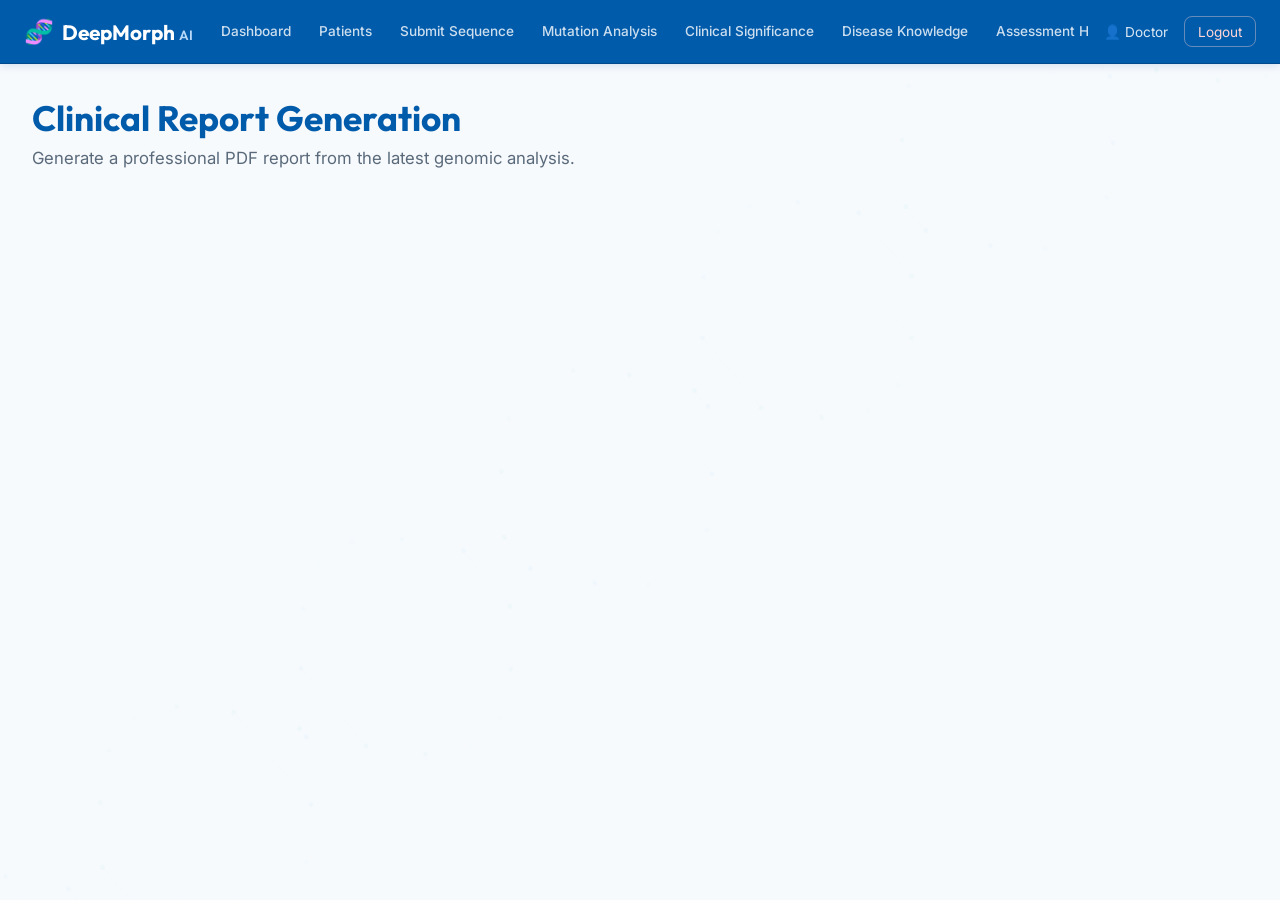
<file: templates/report_generation.html>
<!DOCTYPE html>
<html lang="en">

<head>
    <meta charset="UTF-8">
    <meta name="viewport" content="width=device-width, initial-scale=1.0">
    <title>DeepMorph AI — Report Generation</title>
    <meta name="description" content="Generate professional clinical PDF reports from genomic analysis results">
    <link
        href="https://fonts.googleapis.com/css2?family=Inter:wght@300;400;500;600;700&family=Outfit:wght@400;500;600;700&display=swap"
        rel="stylesheet">
    <link rel="stylesheet" href="/static/style.css">
</head>

<body>
    <canvas id="dna-canvas"></canvas>

    <nav class="top-nav">
        <div class="nav-brand">
            <span class="nav-logo">🧬</span>
            <span class="nav-title">DeepMorph <span class="version-badge">AI</span></span>
        </div>
        <ul class="nav-links">
            <li><a href="/dashboard">Dashboard</a></li>
            <li><a href="/patients-page">Patients</a></li>
            <li><a href="/submit">Submit Sequence</a></li>
            <li><a href="/mutation">Mutation Analysis</a></li>
            <li><a href="/clinical">Clinical Significance</a></li>
            <li><a href="/diseases">Disease Knowledge</a></li>
            <li><a href="/history-page">Assessment History</a></li>
            <li><a href="/report" class="active">Generate Report</a></li>
        </ul>
        <div class="nav-actions">
            <span class="nav-user" id="nav-user">👤 Doctor</span>
            <a href="/" class="logout-link" id="logout-btn">Logout</a>
        </div>
    </nav>

    <main class="page-content">
        <header class="page-header">
            <h1>Clinical Report Generation</h1>
            <p>Generate a professional PDF report from the latest genomic analysis.</p>
        </header>

        <!-- No data state -->
        <div id="no-data-msg" class="glass-card empty-card" style="display:none;">
            <div class="empty-icon">📄</div>
            <h3>No Analysis Data for Report</h3>
            <p>Please <a href="/submit">submit a DNA sequence</a> and complete an analysis first to generate a report.
            </p>
        </div>

        <div id="report-content" style="display:none;">
            <!-- Report Preview -->
            <div class="report-layout">
                <div class="glass-card report-preview">
                    <h2 class="card-title">📋 Report Preview</h2>

                    <div class="report-section">
                        <h3>Patient Information</h3>
                        <div class="report-grid">
                            <div class="report-item"><span class="report-label">Patient ID</span><span
                                    class="report-value" id="rpt-patient-id">N/A</span></div>
                            <div class="report-item"><span class="report-label">Name</span><span class="report-value"
                                    id="rpt-patient-name">N/A</span></div>
                            <div class="report-item"><span class="report-label">Age</span><span class="report-value"
                                    id="rpt-patient-age">N/A</span></div>
                            <div class="report-item"><span class="report-label">Gender</span><span class="report-value"
                                    id="rpt-patient-gender">N/A</span></div>
                            <div class="report-item"><span class="report-label">Date of Analysis</span><span
                                    class="report-value" id="rpt-timestamp">—</span></div>
                        </div>
                    </div>

                    <div class="report-section">
                        <h3>Mutation Analysis</h3>
                        <div class="report-grid">
                            <div class="report-item"><span class="report-label">Mutation Status</span><span
                                    class="report-value" id="rpt-mutation-status">—</span></div>
                            <div class="report-item"><span class="report-label">Confidence</span><span
                                    class="report-value" id="rpt-mutation-conf">—</span></div>
                            <div class="report-item"><span class="report-label">Hotspot Location</span><span
                                    class="report-value" id="rpt-hotspot">—</span></div>
                        </div>
                    </div>

                    <div class="report-section">
                        <h3>Clinical Interpretation</h3>
                        <div class="report-grid">
                            <div class="report-item"><span class="report-label">Significance</span><span
                                    class="report-value" id="rpt-clinical-sig">—</span></div>
                            <div class="report-item"><span class="report-label">Risk Level</span><span
                                    class="report-value" id="rpt-risk-level">—</span></div>
                        </div>
                    </div>

                    <div class="report-section">
                        <h3>Genetic Prediction</h3>
                        <div class="report-grid">
                            <div class="report-item"><span class="report-label">Gene</span><span class="report-value"
                                    id="rpt-gene">—</span></div>
                            <div class="report-item"><span class="report-label">Gene Confidence</span><span
                                    class="report-value" id="rpt-gene-conf">—</span></div>
                        </div>
                    </div>

                    <div class="report-section">
                        <h3>Disease Intelligence</h3>
                        <div class="report-grid full-width">
                            <div class="report-item"><span class="report-label">Disease</span><span class="report-value"
                                    id="rpt-disease">—</span></div>
                            <div class="report-item full"><span class="report-label">Description</span><span
                                    class="report-value" id="rpt-disease-desc">—</span></div>
                        </div>
                    </div>
                </div>

                <!-- Generate Button -->
                <div class="glass-card generate-panel">
                    <div class="generate-icon">📄</div>
                    <h3>Generate Clinical Report</h3>
                    <p>Create a structured PDF document containing all analysis results and patient information.</p>
                    <button id="generate-pdf-btn" class="primary-btn w-full">
                        <span class="btn-text">📥 Generate Clinical Report</span>
                        <div class="btn-loader" id="generate-loader">
                            <div class="spinner-dots">
                                <div class="dot"></div>
                                <div class="dot"></div>
                                <div class="dot"></div>
                            </div>
                            <span>Generating PDF...</span>
                        </div>
                    </button>
                    <div id="generate-success" class="success-msg" style="display:none;">
                        ✅ Report generated and downloaded successfully.
                    </div>
                </div>
            </div>
        </div>
    </main>

    <script src="/static/script.js"></script>
</body>

</html>
</file>
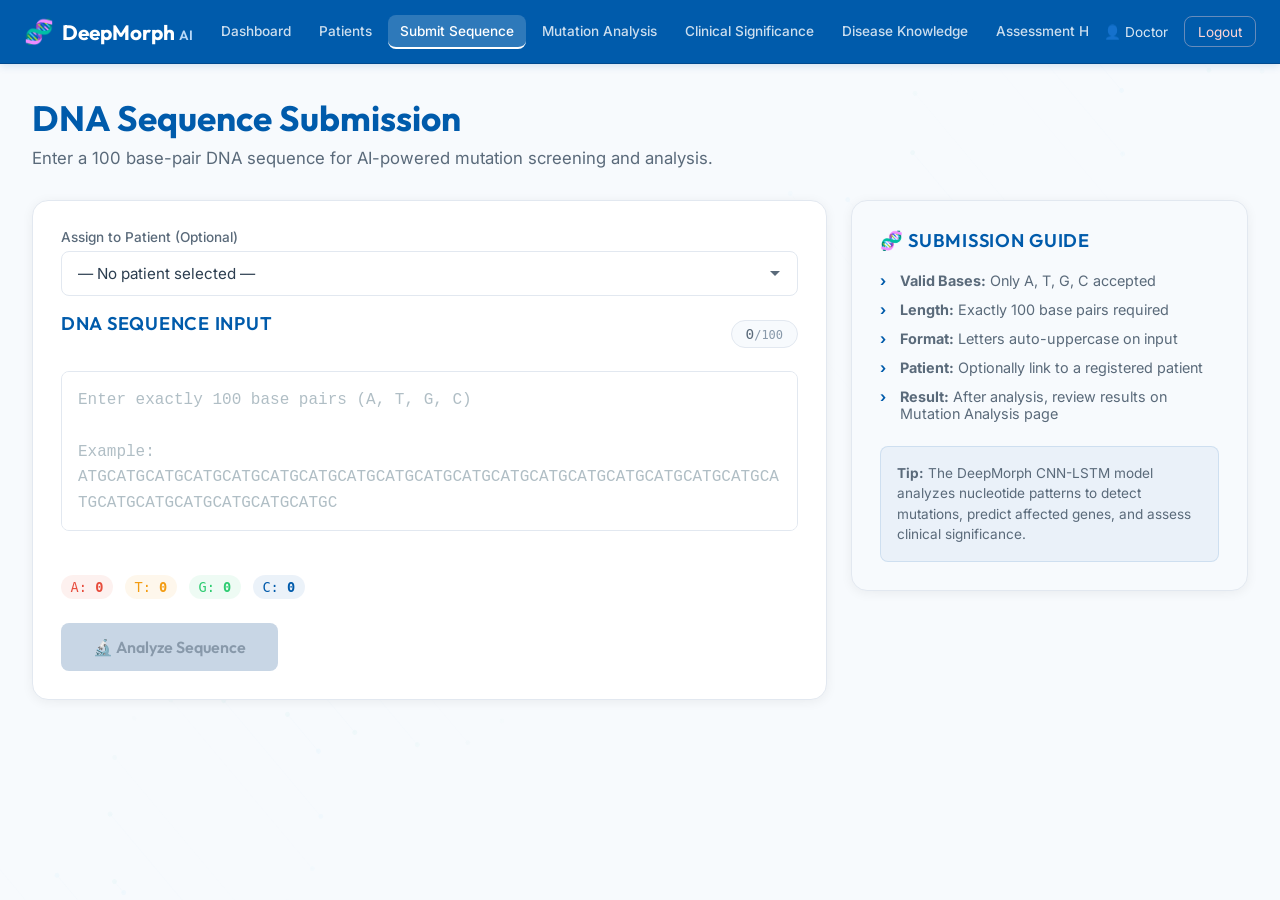
<file: templates/sequence_submission.html>
<!DOCTYPE html>
<html lang="en">

<head>
    <meta charset="UTF-8">
    <meta name="viewport" content="width=device-width, initial-scale=1.0">
    <title>DeepMorph AI — DNA Sequence Submission</title>
    <meta name="description" content="Submit a DNA sequence for AI-powered mutation analysis">
    <link
        href="https://fonts.googleapis.com/css2?family=Inter:wght@300;400;500;600;700&family=Outfit:wght@400;500;600;700&display=swap"
        rel="stylesheet">
    <link rel="stylesheet" href="/static/style.css">
</head>

<body>
    <canvas id="dna-canvas"></canvas>

    <nav class="top-nav">
        <div class="nav-brand">
            <span class="nav-logo">🧬</span>
            <span class="nav-title">DeepMorph <span class="version-badge">AI</span></span>
        </div>
        <ul class="nav-links">
            <li><a href="/dashboard">Dashboard</a></li>
            <li><a href="/patients-page">Patients</a></li>
            <li><a href="/submit" class="active">Submit Sequence</a></li>
            <li><a href="/mutation">Mutation Analysis</a></li>
            <li><a href="/clinical">Clinical Significance</a></li>
            <li><a href="/diseases">Disease Knowledge</a></li>
            <li><a href="/history-page">Assessment History</a></li>
            <li><a href="/report">Generate Report</a></li>
        </ul>
        <div class="nav-actions">
            <span class="nav-user" id="nav-user">👤 Doctor</span>
            <a href="/" class="logout-link" id="logout-btn">Logout</a>
        </div>
    </nav>

    <main class="page-content">
        <header class="page-header">
            <h1>DNA Sequence Submission</h1>
            <p>Enter a 100 base-pair DNA sequence for AI-powered mutation screening and analysis.</p>
        </header>

        <div class="submission-layout">
            <div class="glass-card submission-card">
                <!-- Patient Selection -->
                <div class="form-group">
                    <label for="seq-patient-select">Assign to Patient (Optional)</label>
                    <select id="seq-patient-select">
                        <option value="">— No patient selected —</option>
                    </select>
                </div>

                <!-- DNA Input -->
                <div class="input-header">
                    <h2 class="card-title">DNA Sequence Input</h2>
                    <div class="counter-badge" id="counter-badge">
                        <span id="char-counter">0</span><span class="counter-max">/100</span>
                    </div>
                </div>

                <textarea id="dna-input" spellcheck="false" autocomplete="off"
                    placeholder="Enter exactly 100 base pairs (A, T, G, C)&#10;&#10;Example: ATGCATGCATGCATGCATGCATGCATGCATGCATGCATGCATGCATGCATGCATGCATGCATGCATGCATGCATGCATGCATGCATGCATGCATGCATGC"></textarea>

                <div class="validation-warning" id="validation-warning">
                    <svg xmlns="http://www.w3.org/2000/svg" width="16" height="16" fill="none" viewBox="0 0 24 24"
                        stroke="currentColor">
                        <path stroke-linecap="round" stroke-linejoin="round" stroke-width="2"
                            d="M12 9v2m0 4h.01m-6.938 4h13.856c1.54 0 2.502-1.667 1.732-3L13.732 4c-.77-1.333-2.694-1.333-3.464 0L3.34 16c-.77 1.333.192 3 1.732 3z" />
                    </svg>
                    <span>Sequence must be exactly 100 bases (A, T, G, C only).</span>
                </div>

                <div class="sequence-info-bar">
                    <div class="base-counts">
                        <span class="base-tag a-tag">A: <b id="count-a">0</b></span>
                        <span class="base-tag t-tag">T: <b id="count-t">0</b></span>
                        <span class="base-tag g-tag">G: <b id="count-g">0</b></span>
                        <span class="base-tag c-tag">C: <b id="count-c">0</b></span>
                    </div>
                </div>

                <div class="form-actions" style="margin-top: 1.5rem;">
                    <button id="analyze-btn" class="primary-btn" disabled>
                        <span class="btn-text">🔬 Analyze Sequence</span>
                        <div class="btn-loader" id="analyze-loader">
                            <div class="spinner-dots">
                                <div class="dot"></div>
                                <div class="dot"></div>
                                <div class="dot"></div>
                            </div>
                            <span>Analyzing...</span>
                        </div>
                    </button>
                </div>
            </div>

            <!-- Side Panel: Instructions -->
            <div class="glass-card info-panel">
                <h3 class="card-title">🧬 Submission Guide</h3>
                <ul class="guide-list">
                    <li><strong>Valid Bases:</strong> Only A, T, G, C accepted</li>
                    <li><strong>Length:</strong> Exactly 100 base pairs required</li>
                    <li><strong>Format:</strong> Letters auto-uppercase on input</li>
                    <li><strong>Patient:</strong> Optionally link to a registered patient</li>
                    <li><strong>Result:</strong> After analysis, review results on Mutation Analysis page</li>
                </ul>
                <div class="guide-note">
                    <strong>Tip:</strong> The DeepMorph CNN-LSTM model analyzes nucleotide patterns to detect mutations,
                    predict affected genes, and assess clinical significance.
                </div>
            </div>
        </div>
    </main>

    <script src="/static/script.js"></script>
</body>

</html>
</file>
<file: frontend/style.css>
:root {
    --bg-color-1: #060b14;
    --bg-color-2: #0d1627;
    --card-bg: rgba(13, 22, 39, 0.65);
    --card-border: rgba(30, 58, 138, 0.5);
    --text-main: #f3f4f6;
    --text-muted: #9ca3af;

    --accent-teal: #14b8a6;
    --accent-blue: #0ea5e9;

    --state-normal: #10b981;
    --state-normal-glow: rgba(16, 185, 129, 0.2);
    --state-mutated: #ef4444;
    --state-mutated-glow: rgba(239, 68, 68, 0.2);
    --state-mutated-border: rgba(239, 68, 68, 0.5);

    --risk-low: #10b981;
    --risk-mod: #f59e0b;
    --risk-high: #ef4444;

    --font-heading: 'Outfit', sans-serif;
    --font-body: 'Inter', sans-serif;
    --sidebar-width: 260px;
}

* { margin: 0; padding: 0; box-sizing: border-box; }

body {
    background: linear-gradient(135deg, var(--bg-color-1) 0%, var(--bg-color-2) 100%);
    color: var(--text-main);
    font-family: var(--font-body);
    min-height: 100vh;
    overflow-x: hidden;
    position: relative;
}

#dna-canvas {
    position: fixed;
    top: 0;
    left: 0;
    width: 100vw;
    height: 100vh;
    z-index: 0;
    opacity: 0.6;
    pointer-events: none;
}

/* --- Layouts & Views --- */
.view-section { display: none; position: relative; z-index: 10; width: 100%; min-height: 100vh; }
.view-section.active { display: flex; }

/* --- Login View --- */
#login-view { justify-content: center; align-items: center; }
.login-card { max-width: 400px; width: 100%; text-align: center; }
.login-card h2 { font-family: var(--font-heading); font-size: 2.5rem; color: var(--accent-blue); margin-bottom: 0.5rem; }
.login-card h2 span { font-size: 1.2rem; color: var(--text-main); }
.login-card p { color: var(--text-muted); margin-bottom: 2rem; }
.login-card input {
    width: 100%; padding: 0.8rem 1rem; margin-bottom: 1rem;
    background: rgba(0,0,0,0.3); border: 1px solid var(--card-border);
    color: var(--text-main); border-radius: 8px; font-family: var(--font-body);
}
.login-card input:focus { border-color: var(--accent-blue); outline: none; }
.w-full { width: 100%; }
.test-creds { margin-top: 1.5rem; font-size: 0.8rem; color: var(--text-muted); opacity: 0.7;}

/* --- Sidebar Dashboard Layout --- */
#app-view { display: none; }
#app-view.active { display: flex; }

.sidebar {
    width: var(--sidebar-width); background: rgba(6, 11, 20, 0.95);
    border-right: 1px solid var(--card-border); display: flex; flex-direction: column;
    height: 100vh; position: fixed; left: 0; top: 0; z-index: 20; backdrop-filter: blur(10px);
}
.sidebar-header { padding: 2rem 1.5rem; text-align: left; }
.sidebar-header h2 { font-family: var(--font-heading); font-size: 1.8rem; font-weight: 700; background: linear-gradient(to right, var(--accent-blue), var(--accent-teal)); -webkit-background-clip: text; -webkit-text-fill-color: transparent; }
.sidebar-header .version { font-size: 1rem; color: var(--text-main); -webkit-text-fill-color: initial; opacity: 0.8; }
.nav-links { list-style: none; flex: 1; margin-top: 1rem; }
.nav-links li {
    padding: 1rem 1.5rem; cursor: pointer; color: var(--text-muted);
    font-size: 1.05rem; display: flex; align-items: center; gap: 0.75rem; transition: 0.3s;
    border-left: 3px solid transparent;
}
.nav-links li:hover, .nav-links li.active { color: var(--text-main); background: rgba(255,255,255,0.05); border-left-color: var(--accent-blue); }
.sidebar-footer { padding: 1.5rem; border-top: 1px solid rgba(255,255,255,0.05); }
.user-info { font-size: 0.85rem; color: var(--text-muted); margin-bottom: 1rem; }
.logout-btn { background: rgba(239, 68, 68, 0.1); border: 1px solid rgba(239, 68, 68, 0.3); color: var(--state-mutated); padding: 0.5rem 1rem; width: 100%; border-radius: 6px; cursor: pointer; transition: 0.3s;}
.logout-btn:hover { background: rgba(239, 68, 68, 0.2); }

.layout-main { flex: 1; margin-left: var(--sidebar-width); padding: 3rem 2rem; max-width: 1200px; width: 100%; }
.content-section { display: none; animation: fadeIn 0.5s ease; }
.content-section.active { display: block; }
.page-header { margin-bottom: 2rem; }
.page-header h2 { font-family: var(--font-heading); font-size: 2.2rem; color: var(--text-main); margin-bottom: 0.5rem; }
.page-header p { color: var(--text-muted); font-size: 1.05rem; }

/* --- Old Styles mostly intact --- */
.card { background: var(--card-bg); backdrop-filter: blur(16px); -webkit-backdrop-filter: blur(16px); border: 1px solid var(--card-border); border-radius: 16px; padding: 2rem; box-shadow: 0 8px 32px rgba(0, 0, 0, 0.2); transition: transform 0.3s ease, box-shadow 0.3s ease; }
.card:hover { transform: translateY(-2px); box-shadow: 0 12px 40px rgba(0, 0, 0, 0.3); }

.input-header { display: flex; justify-content: space-between; align-items: center; margin-bottom: 1rem; }
.input-header h3 { font-family: var(--font-heading); font-weight: 600; font-size: 1.25rem; color: var(--accent-blue); }
.counter-badge { background: rgba(255, 255, 255, 0.05); padding: 0.25rem 0.75rem; border-radius: 999px; font-size: 0.85rem; font-family: monospace; border: 1px solid rgba(255, 255, 255, 0.1); }
.counter-badge.valid { color: var(--state-normal); border-color: rgba(16, 185, 129, 0.3); }
.counter-max { color: var(--text-muted); font-size: 0.75rem; }
textarea#dna-input { width: 100%; height: 120px; background: rgba(0, 0, 0, 0.2); border: 1px solid rgba(255, 255, 255, 0.1); border-radius: 8px; padding: 1rem; color: var(--text-main); font-family: monospace; font-size: 1rem; line-height: 1.5; resize: none; transition: all 0.3s ease; text-transform: uppercase; letter-spacing: 2px; }
textarea#dna-input:focus { outline: none; border-color: var(--accent-blue); box-shadow: 0 0 0 3px rgba(14, 165, 233, 0.15); }
textarea#dna-input::placeholder { color: rgba(255, 255, 255, 0.2); text-transform: none; letter-spacing: normal; }
.validation-warning { display: flex; align-items: center; gap: 0.5rem; color: var(--state-mutated); font-size: 0.85rem; margin-top: 0.75rem; opacity: 0; transform: translateY(-10px); transition: all 0.3s ease; visibility: hidden; }
.validation-warning.show { opacity: 1; transform: translateY(0); visibility: visible; }

.action-container { margin-top: 1.5rem; display: flex; justify-content: flex-end; }
.action-bar-flex { display: flex; justify-content: space-between; align-items: center; width: 100%;}
.primary-btn { position: relative; background: linear-gradient(135deg, var(--accent-blue), var(--accent-teal)); color: white; border: none; padding: 0.875rem 2rem; border-radius: 8px; font-family: var(--font-heading); font-weight: 600; font-size: 1rem; cursor: pointer; overflow: hidden; transition: all 0.3s ease; min-width: 220px; display: flex; justify-content: center; align-items: center; }
.primary-btn:hover:not(:disabled) { transform: translateY(-2px); box-shadow: 0 8px 20px rgba(14, 165, 233, 0.3); }
.primary-btn:disabled { background: rgba(255, 255, 255, 0.1); color: rgba(255, 255, 255, 0.4); cursor: not-allowed; }
.secondary-btn { background: rgba(255, 255, 255, 0.05); border: 1px solid rgba(255,255,255,0.1); color: var(--text-main); padding: 0.75rem 1.5rem; border-radius: 8px; font-family: var(--font-heading); cursor: pointer; transition: 0.3s; }
.secondary-btn:hover { background: rgba(255,255,255,0.1); border-color: var(--accent-teal); }
.hidden { display: none !important; }

.btn-loader { display: none; align-items: center; gap: 0.75rem; }
.primary-btn.loading .btn-text { display: none; }
.primary-btn.loading .btn-loader { display: flex; }
.dna-spinner { display: flex; gap: 4px; }
.dna-spinner .dot { width: 6px; height: 6px; border-radius: 50%; background: currentColor; animation: wave 1.2s ease-in-out infinite; }
.dna-spinner .dot:nth-child(2) { animation-delay: -1.1s; }
.dna-spinner .dot:nth-child(3) { animation-delay: -1.0s; }
@keyframes wave { 0%, 100% { transform: translateY(0); } 50% { transform: translateY(-4px); } }

/* Results Grid */
#pdf-report-container { margin-top: 2rem;}
.results-grid { display: grid; grid-template-columns: 1fr 1fr; gap: 1.5rem; }
.result-card { position: relative; overflow: hidden; opacity: 0; transform: translateY(20px); }
.result-card.fade-in { animation: fadeInUp 0.6s ease-out forwards; }
.result-card.slide-in-right { animation: slideInRight 0.6s ease-out forwards; }
.result-card h4 { font-family: var(--font-heading); font-size: 1.1rem; color: var(--text-muted); margin-bottom: 1.5rem; text-transform: uppercase; letter-spacing: 0.05em; }

.status-badge { display: inline-flex; align-items: center; gap: 0.75rem; padding: 0.75rem 1.25rem; border-radius: 12px; border: 1px solid transparent; margin-bottom: 2rem; transition: all 0.3s ease; }
.status-normal { background: var(--state-normal-glow); border-color: rgba(16, 185, 129, 0.3); color: var(--state-normal); }
.status-mutated { background: var(--state-mutated-glow); border-color: var(--state-mutated-border); color: var(--state-mutated); box-shadow: 0 0 15px var(--state-mutated-glow); animation: pulse 2s infinite; }
.status-icon { font-size: 1.2rem; font-weight: bold; }
.status-text { font-family: var(--font-heading); font-size: 1.5rem; font-weight: 600; }

.metric-row { margin-top: 1rem; }
.metric-label { font-size: 0.85rem; color: var(--text-muted); display: block; margin-bottom: 0.5rem; }
.metric-value-container { display: flex; align-items: center; gap: 1rem; }
.metric-value { font-family: monospace; font-size: 1.25rem; font-weight: 600; color: var(--text-main); min-width: 60px; }
.progress-bar-bg { flex-grow: 1; height: 6px; background: rgba(255, 255, 255, 0.1); border-radius: 999px; overflow: hidden; }
.progress-bar-fill { height: 100%; background: linear-gradient(90deg, var(--accent-blue), var(--accent-teal)); border-radius: 999px; width: 0%; transition: width 1s cubic-bezier(0.4, 0, 0.2, 1); }

.data-group { display: flex; flex-direction: column; gap: 1rem; }
.data-item { display: flex; justify-content: space-between; align-items: center; padding-bottom: 0.5rem; border-bottom: 1px solid rgba(255, 255, 255, 0.05); }
.data-label { color: var(--text-muted); font-size: 0.95rem; }
.data-value { font-weight: 600; font-size: 1.05rem; }
.data-value.highlight { color: var(--accent-teal); }
.data-value.highlight-blue { color: var(--accent-blue); }
.badge-low { color: var(--risk-low); }
.badge-mod { color: var(--risk-mod); }
.badge-high { color: var(--risk-high); }
.mt-4 { margin-top: 1.5rem; }

.disease-card { grid-column: 1 / -1; }
.disease-card h5 { font-family: var(--font-heading); font-size: 1.5rem; color: var(--text-main); margin-bottom: 1rem; }
.disease-desc { font-size: 0.95rem; line-height: 1.6; color: var(--text-muted); margin-bottom: 1.5rem; }
.symptoms-section h6 { font-size: 0.9rem; color: var(--accent-blue); text-transform: uppercase; letter-spacing: 0.05em; margin-bottom: 1rem; }
.symptoms-list { list-style: none; display: grid; grid-template-columns: repeat(auto-fit, minmax(280px, 1fr)); gap: 0.75rem; }
.symptoms-list li { position: relative; padding-left: 1.5rem; font-size: 0.9rem; color: var(--text-muted); opacity: 0; transform: translateY(10px); }
.symptoms-list li::before { content: "•"; position: absolute; left: 0; color: var(--accent-teal); font-size: 1.2rem; line-height: 1; }
.symptom-item-animate { animation: fadeInUp 0.4s ease-out forwards; }

/* History Table Styles */
.history-card { padding: 1rem; }
.table-responsive { width: 100%; overflow-x: auto; }
.history-table { width: 100%; border-collapse: collapse; min-width: 600px; }
.history-table th, .history-table td { padding: 1rem; text-align: left; border-bottom: 1px solid rgba(255,255,255,0.05); font-size: 0.95rem; }
.history-table th { color: var(--text-muted); font-family: var(--font-heading); font-weight: 500; text-transform: uppercase; letter-spacing: 0.05em; font-size: 0.85rem; }
.history-table tbody tr:hover { background: rgba(255,255,255,0.02); }
.text-normal { color: var(--state-normal); }
.text-mutated { color: var(--state-mutated); }

@keyframes fadeInDown { from { opacity: 0; transform: translateY(-20px); } to { opacity: 1; transform: translateY(0); } }
@keyframes fadeInUp { from { opacity: 0; transform: translateY(20px); } to { opacity: 1; transform: translateY(0); } }
@keyframes fadeIn { from { opacity: 0; } to { opacity: 1; } }
@keyframes slideInRight { from { opacity: 0; transform: translateX(30px); } to { opacity: 1; transform: translateX(0); } }
@keyframes pulse { 0% { box-shadow: 0 0 0 0 rgba(239, 68, 68, 0.4); } 70% { box-shadow: 0 0 0 10px rgba(239, 68, 68, 0); } 100% { box-shadow: 0 0 0 0 rgba(239, 68, 68, 0); } }

@media (max-width: 900px) {
    .sidebar { transform: translateX(calc(-1 * var(--sidebar-width))); transition: 0.3s; }
    .layout-main { margin-left: 0; }
}
@media (max-width: 768px) {
    .results-grid { grid-template-columns: 1fr; }
    .page-header h2 { font-size: 1.8rem; }
}
</file>
<file: static/style.css>
/* ═══════════════════════════════════════════════
   DeepMorph AI — Apollo Healthcare Theme
   Clean medical blue, white cards, hospital style
   ═══════════════════════════════════════════════ */

/* ── CSS Variables ── */
:root {
    --bg-primary: #F7FAFD;
    --bg-secondary: #EEF3F8;
    --bg-tertiary: #E8F2FB;

    --glass-bg: #FFFFFF;
    --glass-border: #E2E8F0;
    --glass-hover: #C8D6E5;

    --text-primary: #2C3E50;
    --text-secondary: #5A6A7A;
    --text-muted: #8899AA;

    --accent-blue: #005BAB;
    --accent-teal: #0077CC;
    --accent-purple: #6C5CE7;
    --accent-cyan: #0077CC;

    --risk-low: #2ECC71;
    --risk-mod: #F39C12;
    --risk-high: #E74C3C;

    --state-normal: #2ECC71;
    --state-normal-glow: rgba(46, 204, 113, 0.12);
    --state-mutated: #E74C3C;
    --state-mutated-glow: rgba(231, 76, 60, 0.12);

    --font-heading: 'Outfit', sans-serif;
    --font-body: 'Inter', sans-serif;

    --nav-height: 64px;
    --radius-sm: 8px;
    --radius-md: 12px;
    --radius-lg: 16px;
    --radius-xl: 20px;
}

/* ── Reset ── */
*,
*::before,
*::after {
    margin: 0;
    padding: 0;
    box-sizing: border-box;
}

body {
    background: var(--bg-primary);
    color: var(--text-primary);
    font-family: var(--font-body);
    min-height: 100vh;
    overflow-x: hidden;
}

a {
    color: var(--accent-blue);
    text-decoration: none;
}

a:hover {
    color: var(--accent-teal);
}

/* ── Background Canvas ── */
#dna-canvas {
    position: fixed;
    top: 0;
    left: 0;
    width: 100vw;
    height: 100vh;
    z-index: 0;
    opacity: 0.08;
    pointer-events: none;
}

/* ═══════════════════════
        NAVIGATION BAR
   ═══════════════════════ */
.top-nav {
    position: fixed;
    top: 0;
    left: 0;
    right: 0;
    height: var(--nav-height);
    background: #005BAB;
    backdrop-filter: none;
    -webkit-backdrop-filter: none;
    border-bottom: 1px solid #004A8F;
    display: flex;
    align-items: center;
    padding: 0 1.5rem;
    z-index: 1000;
    gap: 1rem;
    box-shadow: 0 2px 8px rgba(0, 91, 171, 0.15);
}

.nav-brand {
    display: flex;
    align-items: center;
    gap: 0.5rem;
    flex-shrink: 0;
}

.nav-logo {
    font-size: 1.5rem;
}

.nav-title {
    font-family: var(--font-heading);
    font-size: 1.3rem;
    font-weight: 700;
    color: #FFFFFF;
    background: none;
    -webkit-background-clip: unset;
    -webkit-text-fill-color: #FFFFFF;
}

.version-badge {
    font-size: 0.65em;
    color: #B8D8F8;
    background: none;
    -webkit-background-clip: unset;
    -webkit-text-fill-color: #B8D8F8;
    font-weight: 600;
}

.nav-links {
    list-style: none;
    display: flex;
    gap: 0.25rem;
    flex: 1;
    overflow-x: auto;
    scrollbar-width: none;
}

.nav-links::-webkit-scrollbar {
    display: none;
}

.nav-links li a {
    display: block;
    padding: 0.5rem 0.75rem;
    color: rgba(255, 255, 255, 0.8);
    font-size: 0.85rem;
    font-weight: 500;
    border-radius: var(--radius-sm);
    transition: all 0.3s ease;
    white-space: nowrap;
}

.nav-links li a:hover {
    color: #FFFFFF;
    background: rgba(255, 255, 255, 0.12);
}

.nav-links li a.active {
    color: #FFFFFF;
    background: rgba(255, 255, 255, 0.18);
    border-bottom: 2px solid #FFFFFF;
}

.nav-actions {
    display: flex;
    align-items: center;
    gap: 1rem;
    flex-shrink: 0;
}

.nav-user {
    font-size: 0.85rem;
    color: rgba(255, 255, 255, 0.85);
}

.logout-link {
    font-size: 0.85rem;
    color: #FFD5D5;
    padding: 0.4rem 0.8rem;
    border: 1px solid rgba(255, 213, 213, 0.4);
    border-radius: var(--radius-sm);
    transition: 0.3s;
}

.logout-link:hover {
    background: rgba(255, 255, 255, 0.12);
    color: #FFD5D5;
}


/* ═══════════════════════
        PAGE CONTENT
   ═══════════════════════ */
.page-content {
    position: relative;
    z-index: 10;
    padding: calc(var(--nav-height) + 2rem) 2rem 3rem;
    max-width: 1400px;
    margin: 0 auto;
}

.page-header {
    margin-bottom: 2rem;
    animation: fadeInDown 0.5s ease;
}

.page-header h1 {
    font-family: var(--font-heading);
    font-size: 2.2rem;
    font-weight: 700;
    margin-bottom: 0.5rem;
    color: #005BAB;
    background: none;
    -webkit-background-clip: unset;
    -webkit-text-fill-color: #005BAB;
}

.page-header p {
    color: var(--text-secondary);
    font-size: 1.05rem;
}


/* ═══════════════════════
        GLASS CARD
   ═══════════════════════ */
.glass-card {
    background: #FFFFFF;
    backdrop-filter: none;
    -webkit-backdrop-filter: none;
    border: 1px solid #E2E8F0;
    border-radius: var(--radius-lg);
    padding: 1.75rem;
    box-shadow: 0 2px 12px rgba(0, 0, 0, 0.06);
    transition: transform 0.3s ease, box-shadow 0.3s ease, border-color 0.3s ease;
}

.glass-card:hover {
    border-color: #C8D6E5;
    box-shadow: 0 4px 20px rgba(0, 0, 0, 0.08);
}

.card-title {
    font-family: var(--font-heading);
    font-size: 1.15rem;
    font-weight: 600;
    color: #005BAB;
    margin-bottom: 1.25rem;
    text-transform: uppercase;
    letter-spacing: 0.04em;
}


/* ═══════════════════════
        LOGIN PAGE
   ═══════════════════════ */
.login-body {
    display: flex;
    justify-content: center;
    align-items: center;
    min-height: 100vh;
}

.login-container {
    position: relative;
    z-index: 10;
    width: 100%;
    max-width: 440px;
    padding: 1rem;
}

.login-card {
    text-align: center;
}

.login-logo {
    margin-bottom: 2rem;
}

.logo-helix {
    font-size: 3.5rem;
    margin-bottom: 0.75rem;
    animation: float 3s ease-in-out infinite;
}

.login-card h1 {
    font-family: var(--font-heading);
    font-size: 2.5rem;
    font-weight: 700;
    color: #005BAB;
    background: none;
    -webkit-background-clip: unset;
    -webkit-text-fill-color: #005BAB;
    margin-bottom: 0.25rem;
}

.login-subtitle {
    color: var(--text-secondary);
    font-size: 1rem;
}

.form-group {
    margin-bottom: 1rem;
    text-align: left;
}

.form-group label {
    display: block;
    font-size: 0.85rem;
    color: var(--text-secondary);
    margin-bottom: 0.4rem;
    font-weight: 500;
}

.form-group input,
.form-group select,
.form-group textarea {
    width: 100%;
    padding: 0.75rem 1rem;
    background: #FFFFFF;
    border: 1px solid #E2E8F0;
    color: var(--text-primary);
    border-radius: var(--radius-sm);
    font-family: var(--font-body);
    font-size: 0.95rem;
    transition: all 0.3s ease;
}

.form-group input:focus,
.form-group select:focus,
.form-group textarea:focus {
    outline: none;
    border-color: #0077CC;
    box-shadow: 0 0 0 3px rgba(0, 119, 204, 0.12);
}

.form-group select {
    appearance: none;
    cursor: pointer;
    background-image: url("data:image/svg+xml,%3Csvg xmlns='http://www.w3.org/2000/svg' width='12' height='12' viewBox='0 0 12 12'%3E%3Cpath fill='%235A6A7A' d='M6 8L1 3h10z'/%3E%3C/svg%3E");
    background-repeat: no-repeat;
    background-position: right 1rem center;
    padding-right: 2.5rem;
}

.form-group select option {
    background: #FFFFFF;
    color: var(--text-primary);
}

.form-row {
    display: flex;
    align-items: center;
    margin-bottom: 1.25rem;
}

.checkbox-wrapper {
    display: flex;
    align-items: center;
    gap: 0.5rem;
    font-size: 0.85rem;
    color: var(--text-secondary);
    cursor: pointer;
}

.checkbox-wrapper input[type="checkbox"] {
    width: auto;
    accent-color: var(--accent-blue);
}

.error-msg {
    background: rgba(231, 76, 60, 0.08);
    border: 1px solid rgba(231, 76, 60, 0.25);
    color: var(--risk-high);
    padding: 0.6rem 1rem;
    border-radius: var(--radius-sm);
    font-size: 0.85rem;
    margin-bottom: 1rem;
}

.success-msg {
    background: rgba(46, 204, 113, 0.08);
    border: 1px solid rgba(46, 204, 113, 0.25);
    color: var(--risk-low);
    padding: 0.6rem 1rem;
    border-radius: var(--radius-sm);
    font-size: 0.85rem;
    margin-top: 1rem;
}

.test-creds {
    margin-top: 1.5rem;
    padding-top: 1rem;
    border-top: 1px solid #E2E8F0;
    font-size: 0.8rem;
    color: var(--text-muted);
}

.creds-label {
    display: block;
    margin-bottom: 0.25rem;
    text-transform: uppercase;
    letter-spacing: 0.05em;
    font-size: 0.7rem;
}

.test-creds code {
    color: #005BAB;
    font-size: 0.85rem;
}


/* ═══════════════════════
        BUTTONS
   ═══════════════════════ */
.primary-btn {
    position: relative;
    background: #005BAB;
    color: #FFFFFF;
    border: none;
    padding: 0.85rem 2rem;
    border-radius: var(--radius-sm);
    font-family: var(--font-heading);
    font-weight: 600;
    font-size: 1rem;
    cursor: pointer;
    overflow: hidden;
    transition: all 0.3s ease;
    min-width: 200px;
    display: inline-flex;
    justify-content: center;
    align-items: center;
}

.primary-btn:hover:not(:disabled) {
    background: #0077CC;
    transform: translateY(-2px);
    box-shadow: 0 6px 20px rgba(0, 91, 171, 0.25);
}

.primary-btn:disabled {
    background: #C8D6E5;
    color: #8899AA;
    cursor: not-allowed;
}

.secondary-btn {
    background: #F7FAFD;
    border: 1px solid #E2E8F0;
    color: var(--text-primary);
    padding: 0.75rem 1.5rem;
    border-radius: var(--radius-sm);
    font-family: var(--font-heading);
    font-weight: 500;
    cursor: pointer;
    transition: 0.3s;
}

.secondary-btn:hover {
    background: #EEF3F8;
    border-color: #0077CC;
}

.danger-btn {
    background: rgba(231, 76, 60, 0.08);
    border: 1px solid rgba(231, 76, 60, 0.25);
    color: var(--risk-high);
    padding: 0.5rem 1rem;
    border-radius: var(--radius-sm);
    cursor: pointer;
    font-size: 0.85rem;
    transition: 0.3s;
}

.danger-btn:hover {
    background: rgba(231, 76, 60, 0.15);
}

.w-full {
    width: 100%;
}

.btn-loader {
    display: none;
    align-items: center;
    gap: 0.5rem;
}

.primary-btn.loading .btn-text {
    display: none;
}

.primary-btn.loading .btn-loader {
    display: flex;
}


/* ── Spinner ── */
.spinner-dots {
    display: flex;
    gap: 4px;
}

.spinner-dots .dot {
    width: 6px;
    height: 6px;
    border-radius: 50%;
    background: currentColor;
    animation: dotWave 1.2s ease-in-out infinite;
}

.spinner-dots .dot:nth-child(2) {
    animation-delay: -1.1s;
}

.spinner-dots .dot:nth-child(3) {
    animation-delay: -1.0s;
}

.spinner-dots.large .dot {
    width: 10px;
    height: 10px;
}


/* ═══════════════════════
     DASHBOARD STATS
   ═══════════════════════ */
.stats-grid {
    display: grid;
    grid-template-columns: repeat(auto-fit, minmax(240px, 1fr));
    gap: 1.25rem;
    margin-bottom: 2.5rem;
}

.stat-card {
    display: flex;
    align-items: center;
    gap: 1.25rem;
    padding: 1.5rem;
    transition: transform 0.3s ease;
}

.stat-card:hover {
    transform: translateY(-4px);
}

.stat-icon {
    width: 56px;
    height: 56px;
    border-radius: var(--radius-md);
    display: flex;
    align-items: center;
    justify-content: center;
    font-size: 1.5rem;
    flex-shrink: 0;
}

.stat-info {
    display: flex;
    flex-direction: column;
}

.stat-value {
    font-family: var(--font-heading);
    font-size: 2rem;
    font-weight: 700;
    line-height: 1;
    margin-bottom: 0.25rem;
    color: #005BAB;
}

.stat-label {
    font-size: 0.85rem;
    color: var(--text-secondary);
}

.section-header {
    margin-bottom: 1rem;
}

.section-header h2 {
    font-family: var(--font-heading);
    font-size: 1.4rem;
    font-weight: 600;
    color: var(--text-primary);
}


/* ═══════════════════════
     QUICK ACTIONS
   ═══════════════════════ */
.quick-actions {
    display: grid;
    grid-template-columns: repeat(auto-fit, minmax(220px, 1fr));
    gap: 1rem;
    margin-bottom: 2.5rem;
}

.action-card {
    display: flex;
    flex-direction: column;
    gap: 0.5rem;
    padding: 1.5rem;
    cursor: pointer;
    transition: all 0.3s ease;
    text-decoration: none;
    color: inherit;
}

.action-card:hover {
    transform: translateY(-4px);
    border-color: #005BAB;
    color: var(--text-primary);
}

.action-icon {
    font-size: 2rem;
}

.action-title {
    font-family: var(--font-heading);
    font-weight: 600;
    font-size: 1.05rem;
    color: var(--text-primary);
}

.action-desc {
    font-size: 0.85rem;
    color: var(--text-secondary);
}


/* ═══════════════════════
     DATA TABLES
   ═══════════════════════ */
.table-card {
    overflow: hidden;
}

.table-responsive {
    width: 100%;
    overflow-x: auto;
}

.data-table {
    width: 100%;
    border-collapse: collapse;
    min-width: 650px;
}

.data-table th,
.data-table td {
    padding: 0.9rem 1rem;
    text-align: left;
    border-bottom: 1px solid #E2E8F0;
    font-size: 0.9rem;
}

.data-table th {
    color: var(--text-muted);
    font-family: var(--font-heading);
    font-weight: 500;
    text-transform: uppercase;
    letter-spacing: 0.05em;
    font-size: 0.8rem;
    background: #F7FAFD;
}

.data-table tbody tr {
    transition: background 0.2s;
}

.data-table tbody tr:hover {
    background: #F7FAFD;
}

.empty-state {
    text-align: center;
    padding: 2.5rem 1rem !important;
    color: var(--text-muted);
    font-size: 0.95rem;
}

/* ── Table badges ── */
.badge {
    display: inline-block;
    padding: 0.25rem 0.75rem;
    border-radius: 999px;
    font-size: 0.8rem;
    font-weight: 600;
}

.badge-low {
    background: rgba(46, 204, 113, 0.12);
    color: var(--risk-low);
}

.badge-mod {
    background: rgba(243, 156, 18, 0.12);
    color: var(--risk-mod);
}

.badge-high {
    background: rgba(231, 76, 60, 0.12);
    color: var(--risk-high);
}

.badge-normal {
    background: var(--state-normal-glow);
    color: var(--state-normal);
}

.badge-mutated {
    background: var(--state-mutated-glow);
    color: var(--state-mutated);
}

.view-btn {
    background: rgba(0, 91, 171, 0.08);
    border: 1px solid rgba(0, 91, 171, 0.25);
    color: var(--accent-blue);
    padding: 0.35rem 0.8rem;
    border-radius: var(--radius-sm);
    cursor: pointer;
    font-size: 0.8rem;
    font-weight: 500;
    transition: 0.3s;
}

.view-btn:hover {
    background: rgba(0, 91, 171, 0.15);
}


/* ═══════════════════════
     PATIENT MANAGEMENT
   ═══════════════════════ */
.two-col-layout {
    display: grid;
    grid-template-columns: 1fr 1.5fr;
    gap: 1.5rem;
    align-items: start;
}

.form-card {
    position: sticky;
    top: calc(var(--nav-height) + 1rem);
}

.form-row-2col {
    display: grid;
    grid-template-columns: 1fr 1fr;
    gap: 1rem;
}

.form-actions {
    display: flex;
    gap: 0.75rem;
    margin-top: 0.5rem;
}

.card-header-row {
    display: flex;
    justify-content: space-between;
    align-items: center;
    margin-bottom: 1.25rem;
    flex-wrap: wrap;
    gap: 0.75rem;
}

.search-box input {
    background: #FFFFFF;
    border: 1px solid #E2E8F0;
    color: var(--text-primary);
    padding: 0.5rem 1rem;
    border-radius: var(--radius-sm);
    font-size: 0.9rem;
    width: 220px;
    transition: 0.3s;
}

.search-box input:focus {
    outline: none;
    border-color: #0077CC;
}

.edit-btn {
    background: rgba(0, 91, 171, 0.08);
    border: 1px solid rgba(0, 91, 171, 0.25);
    color: var(--accent-blue);
    padding: 0.35rem 0.7rem;
    border-radius: var(--radius-sm);
    cursor: pointer;
    font-size: 0.8rem;
    margin-right: 0.4rem;
    transition: 0.3s;
}

.edit-btn:hover {
    background: rgba(0, 91, 171, 0.15);
}


/* ═══════════════════════
     SEQUENCE SUBMISSION
   ═══════════════════════ */
.submission-layout {
    display: grid;
    grid-template-columns: 2fr 1fr;
    gap: 1.5rem;
    align-items: start;
}

.submission-card .input-header {
    display: flex;
    justify-content: space-between;
    align-items: center;
    margin-bottom: 1rem;
}

textarea#dna-input {
    width: 100%;
    height: 160px;
    background: #FFFFFF;
    border: 1px solid #E2E8F0;
    border-radius: var(--radius-sm);
    padding: 1rem;
    color: var(--text-primary);
    font-family: 'Courier New', monospace;
    font-size: 1rem;
    line-height: 1.6;
    resize: none;
    transition: all 0.3s ease;
    text-transform: uppercase;
    letter-spacing: 2px;
}

textarea#dna-input:focus {
    outline: none;
    border-color: #0077CC;
    box-shadow: 0 0 0 3px rgba(0, 119, 204, 0.12);
}

textarea#dna-input::placeholder {
    color: #B0BEC5;
    text-transform: none;
    letter-spacing: normal;
}

.counter-badge {
    background: #F7FAFD;
    padding: 0.3rem 0.85rem;
    border-radius: 999px;
    font-size: 0.9rem;
    font-family: monospace;
    border: 1px solid #E2E8F0;
    color: var(--text-secondary);
    transition: 0.3s;
}

.counter-badge.valid {
    color: var(--state-normal);
    border-color: rgba(46, 204, 113, 0.4);
}

.counter-max {
    color: var(--text-muted);
    font-size: 0.75rem;
}

.validation-warning {
    display: flex;
    align-items: center;
    gap: 0.5rem;
    color: var(--state-mutated);
    font-size: 0.85rem;
    margin-top: 0.75rem;
    opacity: 0;
    transform: translateY(-8px);
    transition: all 0.3s ease;
    visibility: hidden;
}

.validation-warning.show {
    opacity: 1;
    transform: translateY(0);
    visibility: visible;
}

.sequence-info-bar {
    margin-top: 0.75rem;
}

.base-counts {
    display: flex;
    gap: 0.75rem;
}

.base-tag {
    font-size: 0.85rem;
    padding: 0.25rem 0.6rem;
    border-radius: 999px;
    font-family: monospace;
}

.a-tag {
    background: rgba(231, 76, 60, 0.08);
    color: #E74C3C;
}

.t-tag {
    background: rgba(243, 156, 18, 0.08);
    color: #F39C12;
}

.g-tag {
    background: rgba(46, 204, 113, 0.08);
    color: #2ECC71;
}

.c-tag {
    background: rgba(0, 91, 171, 0.08);
    color: #005BAB;
}

.info-panel {
    background: #F7FAFD;
}

.guide-list {
    list-style: none;
    display: flex;
    flex-direction: column;
    gap: 0.75rem;
}

.guide-list li {
    font-size: 0.9rem;
    color: var(--text-secondary);
    padding-left: 1.25rem;
    position: relative;
}

.guide-list li::before {
    content: "›";
    position: absolute;
    left: 0;
    color: #005BAB;
    font-weight: bold;
}

.guide-note {
    margin-top: 1.5rem;
    padding: 1rem;
    background: rgba(0, 91, 171, 0.05);
    border: 1px solid rgba(0, 91, 171, 0.12);
    border-radius: var(--radius-sm);
    font-size: 0.85rem;
    color: var(--text-secondary);
    line-height: 1.5;
}


/* ═══════════════════════
     MUTATION ANALYSIS
   ═══════════════════════ */
.results-grid-2 {
    display: grid;
    grid-template-columns: 1fr 1fr;
    gap: 1.5rem;
    margin-bottom: 1.5rem;
}

.results-grid-3 {
    display: grid;
    grid-template-columns: 1fr 1fr 1fr;
    gap: 1.5rem;
}

.result-card {
    animation: fadeInUp 0.5s ease forwards;
}

.status-badge {
    display: inline-flex;
    align-items: center;
    gap: 0.75rem;
    padding: 0.85rem 1.5rem;
    border-radius: var(--radius-md);
    border: 1px solid transparent;
    margin-bottom: 1.5rem;
    transition: all 0.3s ease;
}

.status-normal {
    background: rgba(46, 204, 113, 0.1);
    border-color: rgba(46, 204, 113, 0.3);
    color: var(--state-normal);
}

.status-mutated {
    background: rgba(231, 76, 60, 0.1);
    border-color: rgba(231, 76, 60, 0.3);
    color: var(--state-mutated);
    box-shadow: 0 0 15px rgba(231, 76, 60, 0.1);
    animation: pulse 2s infinite;
}

.status-icon {
    font-size: 1.3rem;
    font-weight: bold;
}

.status-text {
    font-family: var(--font-heading);
    font-size: 1.3rem;
    font-weight: 600;
}

.metric-row {
    margin-top: 1rem;
}

.metric-label {
    font-size: 0.85rem;
    color: var(--text-secondary);
    display: block;
    margin-bottom: 0.5rem;
}

.metric-value-container {
    display: flex;
    align-items: center;
    gap: 1rem;
}

.metric-value {
    font-family: monospace;
    font-size: 1.2rem;
    font-weight: 600;
    color: var(--text-primary);
    min-width: 55px;
}

.progress-bar-bg {
    flex-grow: 1;
    height: 6px;
    background: #E2E8F0;
    border-radius: 999px;
    overflow: hidden;
}

.progress-bar-fill {
    height: 100%;
    background: linear-gradient(90deg, #005BAB, #0077CC);
    border-radius: 999px;
    width: 0%;
    transition: width 1s cubic-bezier(0.4, 0, 0.2, 1);
}

.hotspot-info {
    display: flex;
    flex-direction: column;
    gap: 1rem;
}

.hotspot-detail,
.gene-detail {
    display: flex;
    justify-content: space-between;
    align-items: center;
    padding-bottom: 0.5rem;
    border-bottom: 1px solid #E2E8F0;
}

.detail-label {
    font-size: 0.9rem;
    color: var(--text-secondary);
}

.detail-value {
    font-weight: 600;
    font-size: 1.05rem;
}

.detail-value.highlight {
    color: #005BAB;
    font-size: 1.3rem;
}

.detail-value.mutated-text {
    color: var(--state-mutated);
}

.detail-value.highlight-blue {
    color: #005BAB;
}

/* Helix Canvas */
.helix-card {
    margin-bottom: 1.5rem;
}

.canvas-container {
    width: 100%;
    overflow-x: auto;
    padding: 1rem 0;
}

.canvas-container canvas {
    display: block;
    margin: 0 auto;
    border-radius: var(--radius-sm);
}

.card-desc {
    color: var(--text-secondary);
    font-size: 0.9rem;
    margin-top: -0.75rem;
    margin-bottom: 1rem;
}

.legend-blue {
    color: #005BAB;
}

.legend-red {
    color: var(--state-mutated);
}


/* ═══════════════════════
     CLINICAL SIGNIFICANCE
   ═══════════════════════ */
.clinical-badge {
    display: inline-flex;
    padding: 0.75rem 1.5rem;
    background: rgba(0, 91, 171, 0.08);
    border: 1px solid rgba(0, 91, 171, 0.2);
    border-radius: var(--radius-md);
    margin-bottom: 1.25rem;
}

.clinical-text {
    font-family: var(--font-heading);
    font-size: 1.3rem;
    font-weight: 600;
    color: #005BAB;
}

.explanation-text {
    margin-top: 1.25rem;
    padding: 1rem;
    background: #F7FAFD;
    border-radius: var(--radius-sm);
    font-size: 0.9rem;
    color: var(--text-secondary);
    line-height: 1.6;
}

/* Risk Circle */
.risk-display {
    display: flex;
    justify-content: center;
    margin: 1.5rem 0;
}

.risk-circle {
    width: 140px;
    height: 140px;
    border-radius: 50%;
    display: flex;
    align-items: center;
    justify-content: center;
    font-family: var(--font-heading);
    font-size: 1.5rem;
    font-weight: 700;
    border: 3px solid;
    transition: 0.3s;
}

.risk-circle.risk-low {
    border-color: var(--risk-low);
    color: var(--risk-low);
    background: rgba(46, 204, 113, 0.06);
    box-shadow: 0 0 20px rgba(46, 204, 113, 0.1);
}

.risk-circle.risk-mod {
    border-color: var(--risk-mod);
    color: var(--risk-mod);
    background: rgba(243, 156, 18, 0.06);
    box-shadow: 0 0 20px rgba(243, 156, 18, 0.1);
}

.risk-circle.risk-high {
    border-color: var(--risk-high);
    color: var(--risk-high);
    background: rgba(231, 76, 60, 0.06);
    box-shadow: 0 0 20px rgba(231, 76, 60, 0.1);
    animation: pulse 2s infinite;
}

.risk-desc {
    text-align: center;
    color: var(--text-secondary);
    font-size: 0.9rem;
    line-height: 1.5;
}

.gene-info {
    display: flex;
    flex-direction: column;
    gap: 1rem;
}


/* ═══════════════════════
     DISEASE KNOWLEDGE
   ═══════════════════════ */
.search-filter-bar {
    margin-bottom: 1.5rem;
    padding: 1rem;
}

.search-filter-bar input {
    width: 100%;
    padding: 0.75rem 1rem;
    background: #FFFFFF;
    border: 1px solid #E2E8F0;
    color: var(--text-primary);
    border-radius: var(--radius-sm);
    font-size: 1rem;
    transition: 0.3s;
}

.search-filter-bar input:focus {
    outline: none;
    border-color: #0077CC;
}

.disease-grid {
    display: grid;
    grid-template-columns: repeat(auto-fill, minmax(420px, 1fr));
    gap: 1.5rem;
}

.disease-card {
    background: #FFFFFF;
    backdrop-filter: none;
    border: 1px solid #E2E8F0;
    border-radius: var(--radius-lg);
    padding: 1.75rem;
    transition: all 0.3s ease;
}

.disease-card:hover {
    border-color: #005BAB;
    transform: translateY(-3px);
    box-shadow: 0 6px 20px rgba(0, 0, 0, 0.06);
}

.disease-card h3 {
    font-family: var(--font-heading);
    font-size: 1.2rem;
    color: #005BAB;
    margin-bottom: 0.75rem;
}

.disease-card .disease-desc {
    font-size: 0.9rem;
    color: var(--text-secondary);
    line-height: 1.6;
    margin-bottom: 1rem;
}

.disease-section-title {
    font-size: 0.8rem;
    font-weight: 600;
    color: #0077CC;
    text-transform: uppercase;
    letter-spacing: 0.05em;
    margin-top: 1rem;
    margin-bottom: 0.5rem;
}

.disease-card ul {
    list-style: none;
    padding: 0;
}

.disease-card ul li {
    font-size: 0.85rem;
    color: var(--text-secondary);
    padding: 0.25rem 0 0.25rem 1.2rem;
    position: relative;
}

.disease-card ul li::before {
    content: "•";
    position: absolute;
    left: 0;
    color: #005BAB;
}

.disease-meta {
    display: flex;
    gap: 1rem;
    margin-top: 1rem;
    padding-top: 0.75rem;
    border-top: 1px solid #E2E8F0;
    flex-wrap: wrap;
}

.meta-tag {
    font-size: 0.78rem;
    padding: 0.3rem 0.6rem;
    border-radius: 999px;
    background: rgba(0, 91, 171, 0.06);
    color: #005BAB;
    white-space: nowrap;
}

.loading-state {
    grid-column: 1 / -1;
    text-align: center;
    padding: 3rem;
    color: var(--text-secondary);
}


/* ═══════════════════════
     REPORT GENERATION
   ═══════════════════════ */
.report-layout {
    display: grid;
    grid-template-columns: 2fr 1fr;
    gap: 1.5rem;
    align-items: start;
}

.report-section {
    margin-bottom: 1.5rem;
    padding-bottom: 1rem;
    border-bottom: 1px solid #E2E8F0;
}

.report-section:last-child {
    border-bottom: none;
}

.report-section h3 {
    font-family: var(--font-heading);
    font-size: 1rem;
    color: #0077CC;
    text-transform: uppercase;
    letter-spacing: 0.04em;
    margin-bottom: 0.75rem;
}

.report-grid {
    display: grid;
    grid-template-columns: 1fr 1fr;
    gap: 0.5rem 1.5rem;
}

.report-grid.full-width {
    grid-template-columns: 1fr;
}

.report-item {
    display: flex;
    flex-direction: column;
    gap: 0.15rem;
}

.report-item.full {
    grid-column: 1 / -1;
}

.report-label {
    font-size: 0.78rem;
    color: var(--text-muted);
    text-transform: uppercase;
    letter-spacing: 0.03em;
}

.report-value {
    font-size: 0.95rem;
    color: var(--text-primary);
    font-weight: 500;
}

.generate-panel {
    text-align: center;
    position: sticky;
    top: calc(var(--nav-height) + 1rem);
}

.generate-icon {
    font-size: 3rem;
    margin-bottom: 1rem;
}

.generate-panel h3 {
    font-family: var(--font-heading);
    font-size: 1.15rem;
    margin-bottom: 0.5rem;
}

.generate-panel p {
    font-size: 0.9rem;
    color: var(--text-secondary);
    margin-bottom: 1.5rem;
    line-height: 1.5;
}


/* ═══════════════════════
     EMPTY STATE / NO DATA
   ═══════════════════════ */
.empty-card {
    text-align: center;
    padding: 3rem 2rem;
}

.empty-icon {
    font-size: 3.5rem;
    margin-bottom: 1rem;
    opacity: 0.6;
}

.empty-card h3 {
    font-family: var(--font-heading);
    font-size: 1.3rem;
    margin-bottom: 0.75rem;
    color: var(--text-primary);
}

.empty-card p {
    color: var(--text-secondary);
    font-size: 0.95rem;
}


/* ═══════════════════════
        ANIMATIONS
   ═══════════════════════ */
@keyframes fadeIn {
    from {
        opacity: 0;
    }

    to {
        opacity: 1;
    }
}

@keyframes fadeInDown {
    from {
        opacity: 0;
        transform: translateY(-20px);
    }

    to {
        opacity: 1;
        transform: translateY(0);
    }
}

@keyframes fadeInUp {
    from {
        opacity: 0;
        transform: translateY(20px);
    }

    to {
        opacity: 1;
        transform: translateY(0);
    }
}

@keyframes slideInRight {
    from {
        opacity: 0;
        transform: translateX(30px);
    }

    to {
        opacity: 1;
        transform: translateX(0);
    }
}

@keyframes dotWave {

    0%,
    100% {
        transform: translateY(0);
    }

    50% {
        transform: translateY(-6px);
    }
}

@keyframes pulse {
    0% {
        box-shadow: 0 0 0 0 rgba(231, 76, 60, 0.3);
    }

    70% {
        box-shadow: 0 0 0 12px rgba(231, 76, 60, 0);
    }

    100% {
        box-shadow: 0 0 0 0 rgba(231, 76, 60, 0);
    }
}

@keyframes float {

    0%,
    100% {
        transform: translateY(0);
    }

    50% {
        transform: translateY(-10px);
    }
}

.fade-in {
    animation: fadeInUp 0.6s ease forwards;
}


/* ═══════════════════════
     RESPONSIVE
   ═══════════════════════ */
@media (max-width: 1100px) {
    .two-col-layout {
        grid-template-columns: 1fr;
    }

    .submission-layout {
        grid-template-columns: 1fr;
    }

    .report-layout {
        grid-template-columns: 1fr;
    }

    .results-grid-3 {
        grid-template-columns: 1fr 1fr;
    }
}

@media (max-width: 768px) {
    .top-nav {
        padding: 0 0.75rem;
    }

    .nav-links li a {
        padding: 0.4rem 0.5rem;
        font-size: 0.78rem;
    }

    .page-content {
        padding: calc(var(--nav-height) + 1rem) 1rem 2rem;
    }

    .page-header h1 {
        font-size: 1.8rem;
    }

    .results-grid-2 {
        grid-template-columns: 1fr;
    }

    .results-grid-3 {
        grid-template-columns: 1fr;
    }

    .disease-grid {
        grid-template-columns: 1fr;
    }

    .stats-grid {
        grid-template-columns: 1fr 1fr;
    }

    .report-grid {
        grid-template-columns: 1fr;
    }

    .form-row-2col {
        grid-template-columns: 1fr;
    }
}

@media (max-width: 480px) {
    .stats-grid {
        grid-template-columns: 1fr;
    }

    .quick-actions {
        grid-template-columns: 1fr;
    }

    .nav-brand .nav-title {
        display: none;
    }
}
</file>
